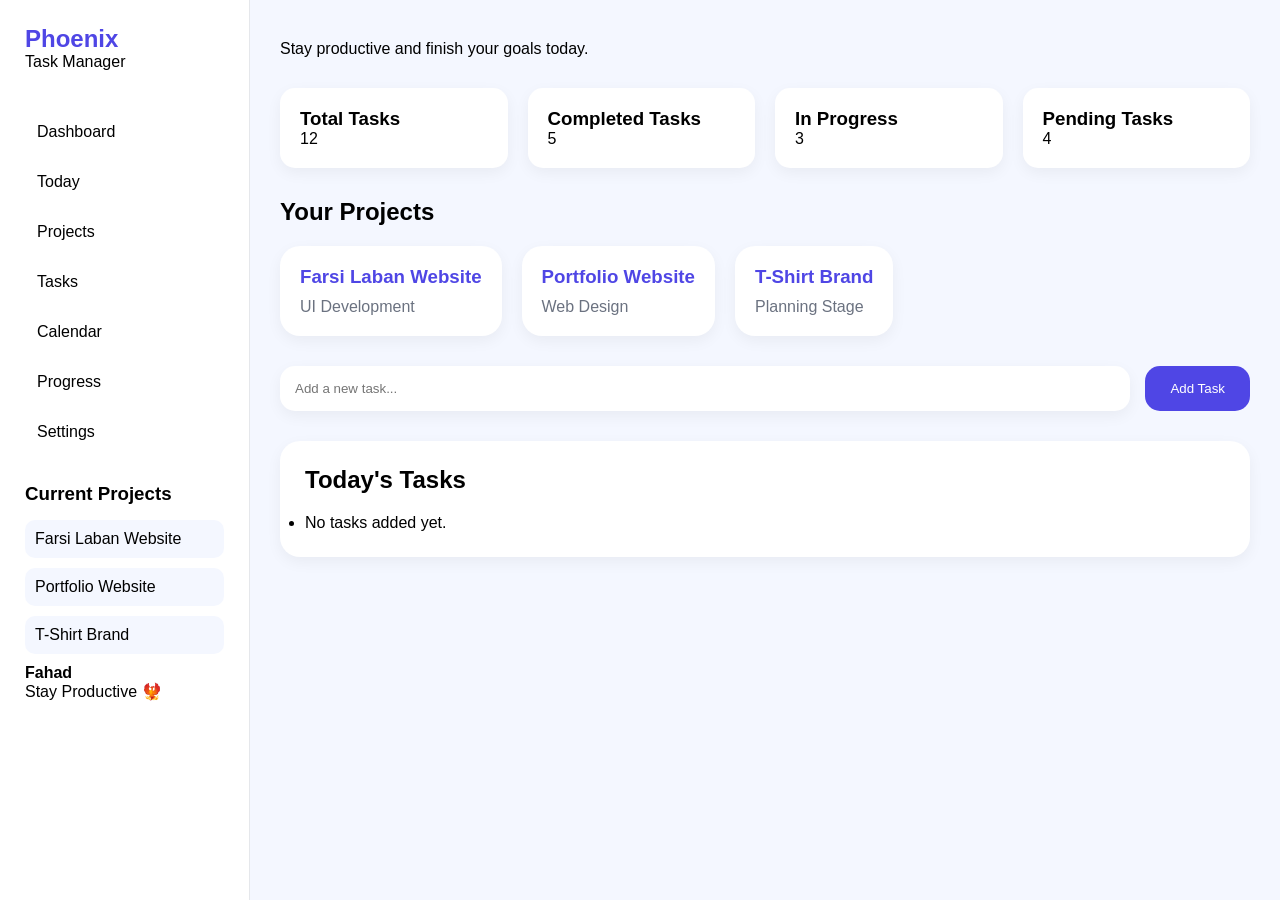
<file: Day01 - Personal Task Manager/index.html>
<!DOCTYPE html>
<html lang="en">
<head>
    <meta charset="UTF-8">
    <meta name="viewport" content="width=device-width, initial-scale=1.0">
    <title>Phoenix Task Manager</title>
    <link rel="stylesheet" href="style.css">
</head>
<body>
    <div class="container">
        <aside>
            <div class="logo">
                <h2>Phoenix</h2>
                <p>Task Manager</p>
            </div>
            <nav>
                <ul>
                    <li>Dashboard</li>
                    <li>Today</li>
                    <li>Projects</li>
                    <li>Tasks</li>
                    <li>Calendar</li>
                    <li>Progress</li>
                    <li>Settings</li>
                </ul>
            </nav>
            <div class="sidebar-projects">
                <h3>Current Projects</h3>

                <ul>
                    <li>Farsi Laban Website</li>
                    <li>Portfolio Website</li>
                    <li>T-Shirt Brand</li>
                </ul>
            </div>
            <div class="profile">
                <h4>Fahad</h4>
                <p>Stay Productive 🐦‍🔥</p>
            </div>
        </aside>
        <main>
            <header>
                <h1 id="greeting"></h1>
                <p>Stay productive and finish your goals today.</p>
            </header>
            <section class="stats">
                <div class="card">
                    <h3>Total Tasks</h3>
                    <p>12</p>
                </div>
                <div class="card">
                    <h3>Completed Tasks</h3>
                    <p>5</p>
                </div>
                <div class="card">
                    <h3>In Progress </h3>
                    <p>3</p>
                </div>
                <div class="card">
                    <h3>Pending Tasks</h3>
                    <p>4</p>
                </div>
            </section>
            <section class="projects">
                <h2>Your Projects</h2>
                <div class="project-container">
                    <div class="project-card">
                        <h3>Farsi Laban Website</h3>
                        <p>UI Development</p>
                    </div>
                    <div class="project-card">
                        <h3>Portfolio Website</h3>
                        <p>Web Design</p>
                    </div>
                    <div class="project-card">
                        <h3>T-Shirt Brand</h3>
                        <p>Planning Stage</p>
                    </div>
                </div>
            </section>
            <section class="task-input">
                <input type="text" id="taskInput" placeholder="Add a new task..." />
                <button id="addTaskBtn">Add Task</button>
            </section>
            <section class="tasks">
                <h2>Today's Tasks</h2>
                <ul id="taskList">
                    <li>No tasks added yet.</li>
                </ul>
            </section>
        </main>
    </div>
</body>
<script src="script.js"></script>
</html>
</file>
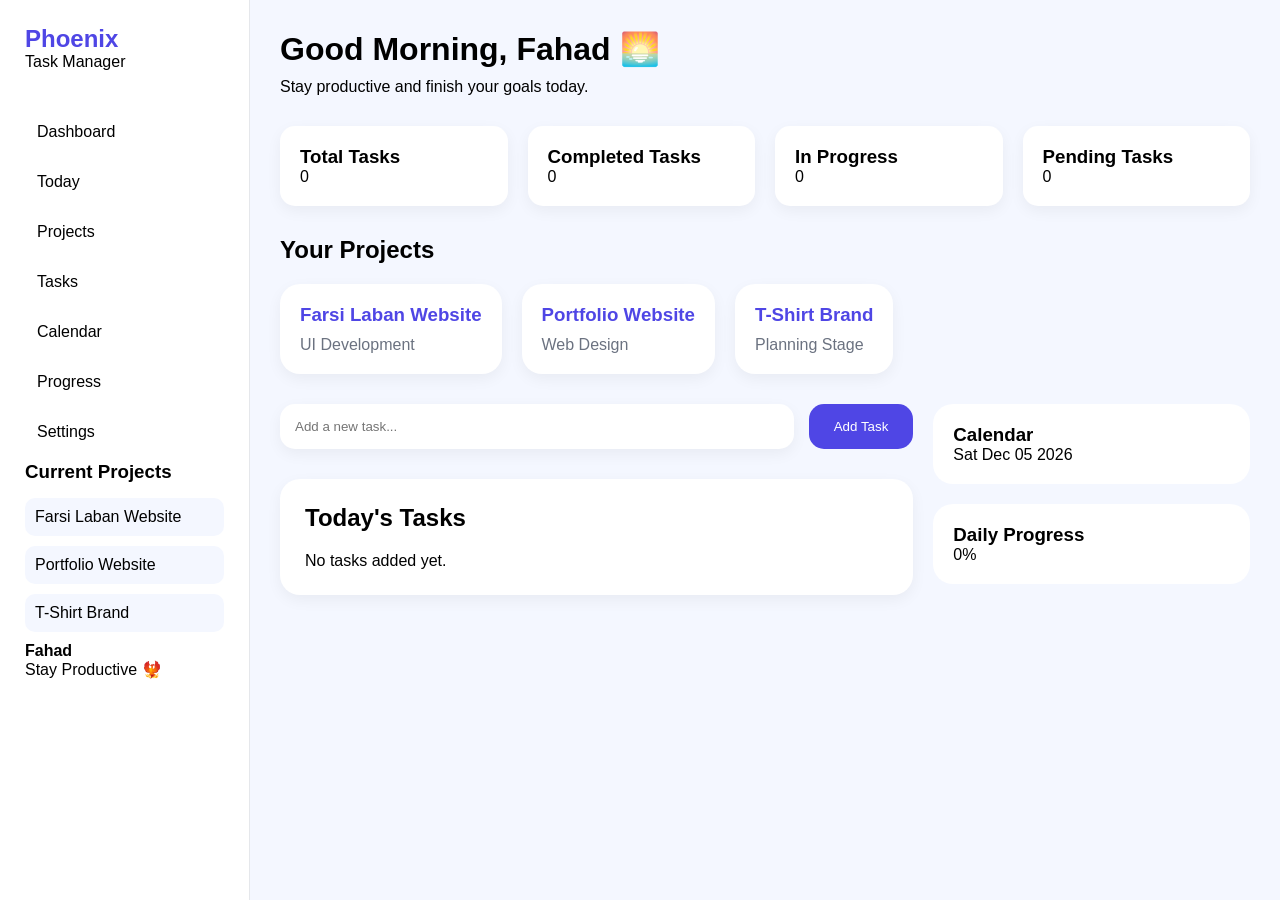
<file: Day02 - Personal Task manager - V2/index.html>
<!DOCTYPE html>
<html lang="en">
<head>
    <meta charset="UTF-8">
    <meta name="viewport" content="width=device-width, initial-scale=1.0">
    <title>Phoenix Task Manager</title>
    <link rel="stylesheet" href="style.css">
</head>
<body>
    <div class="container">
        <aside>
            <div class="logo">
                <h2>Phoenix</h2>
                <p>Task Manager</p>
            </div>
            <nav>
                <ul>
                    <li>Dashboard</li>
                    <li>Today</li>
                    <li>Projects</li>
                    <li>Tasks</li>
                    <li>Calendar</li>
                    <li>Progress</li>
                    <li>Settings</li>
                </ul>
            </nav>
            <div class="sidebar-projects">
                <h3>Current Projects</h3>

                <ul>
                    <li>Farsi Laban Website</li>
                    <li>Portfolio Website</li>
                    <li>T-Shirt Brand</li>
                </ul>
            </div>
            <div class="profile">
                <h4>Fahad</h4>
                <p>Stay Productive 🐦‍🔥</p>
            </div>
        </aside>
        <main>
            <header>
                <h1 id="greeting"></h1>
                <p>Stay productive and finish your goals today.</p>
            </header>
            <section class="stats">
                <div class="card">
                    <h3>Total Tasks</h3>
                    <p id="totalTasks">0</p>
                </div>
                <div class="card">
                    <h3>Completed Tasks</h3>
                    <p id="completedTasks">0</p>
                </div>
                <div class="card">
                    <h3>In Progress </h3>
                    <p id="inProgressTasks">0</p>
                </div>
                <div class="card">
                    <h3>Pending Tasks</h3>
                    <p id="pendingTasks">0</p>
                </div>
            </section>
            <section class="projects">
                <h2>Your Projects</h2>
                <div class="project-container">
                    <div class="project-card">
                        <h3>Farsi Laban Website</h3>
                        <p>UI Development</p>
                    </div>
                    <div class="project-card">
                        <h3>Portfolio Website</h3>
                        <p>Web Design</p>
                    </div>
                    <div class="project-card">
                        <h3>T-Shirt Brand</h3>
                        <p>Planning Stage</p>
                    </div>
                </div>
            </section>
            <section class="bottom-section">
                <div class="tasks-container">
                    <section class="task-input">
                        <input type="text" id="taskInput" placeholder="Add a new task..." />
                        <button id="addTaskBtn">Add Task</button>
                    </section>
                    <section class="tasks">
                        <h2>Today's Tasks</h2>
                        <p id="emptyMessage">No tasks added yet.</p>
                        <ul id="taskList"></ul>
                    </section>
                </div>
                <div class="widgets-container">
                    <div class="widget-card">
                        <h3>Calendar</h3>
                        <p id="todayDate"></p>
                    </div>

                    <div class="widget-card">
                        <h3>Daily Progress</h3>
                        <div class="progress-circle">
                            <span id="progressPercent">0%</span>
                        </div>
                    </div>
                </div>
            </section>
        </main>
    </div>
</body>
<script src="script.js"></script>
</html>
</file>
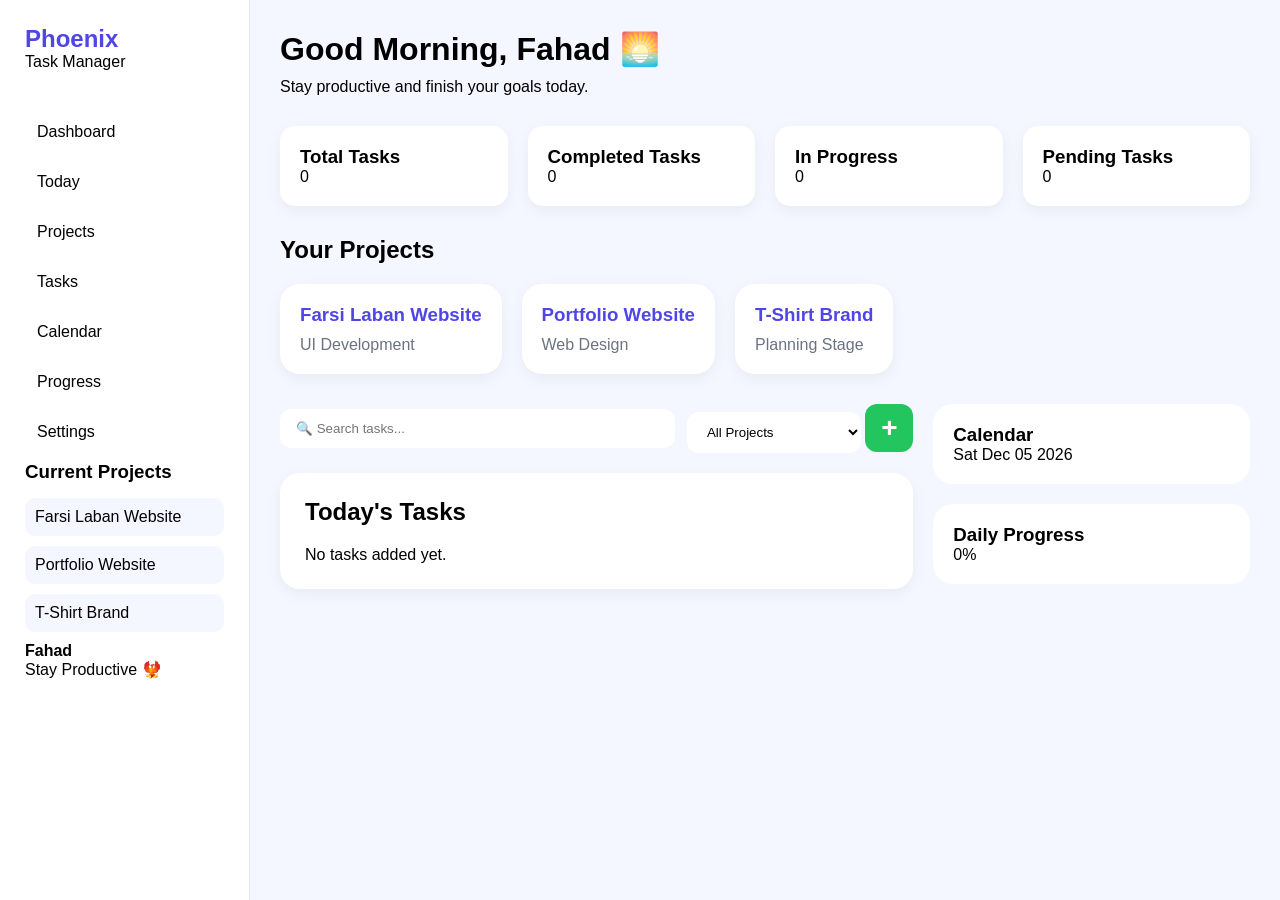
<file: Day03 - Personal Task Manager - V3/index.html>
<!DOCTYPE html>
<html lang="en">
<head>
    <meta charset="UTF-8">
    <meta name="viewport" content="width=device-width, initial-scale=1.0">
    <title>Phoenix Task Manager</title>
    <link rel="stylesheet" href="style.css">
</head>
<body>
    <div class="container">
        <aside>
            <div class="logo">
                <h2>Phoenix</h2>
                <p>Task Manager</p>
            </div>
            <nav>
                <ul>
                    <li>Dashboard</li>
                    <li>Today</li>
                    <li>Projects</li>
                    <li>Tasks</li>
                    <li>Calendar</li>
                    <li>Progress</li>
                    <li>Settings</li>
                </ul>
            </nav>
            <div class="sidebar-projects">
                <h3>Current Projects</h3>

                <ul>
                    <li>Farsi Laban Website</li>
                    <li>Portfolio Website</li>
                    <li>T-Shirt Brand</li>
                </ul>
            </div>
            <div class="profile">
                <h4>Fahad</h4>
                <p>Stay Productive 🐦‍🔥</p>
            </div>
        </aside>
        <main>
            <header>
                <h1 id="greeting"></h1>
                <p>Stay productive and finish your goals today.</p>
            </header>
            <section class="stats">
                <div class="card">
                    <h3>Total Tasks</h3>
                    <p id="totalTasks">0</p>
                </div>
                <div class="card">
                    <h3>Completed Tasks</h3>
                    <p id="completedTasks">0</p>
                </div>
                <div class="card">
                    <h3>In Progress </h3>
                    <p id="inProgressTasks">0</p>
                </div>
                <div class="card">
                    <h3>Pending Tasks</h3>
                    <p id="pendingTasks">0</p>
                </div>
            </section>
            <section class="projects">
                <h2>Your Projects</h2>
                <div class="project-container">
                    <div class="project-card">
                        <h3>Farsi Laban Website</h3>
                        <p>UI Development</p>
                    </div>
                    <div class="project-card">
                        <h3>Portfolio Website</h3>
                        <p>Web Design</p>
                    </div>
                    <div class="project-card">
                        <h3>T-Shirt Brand</h3>
                        <p>Planning Stage</p>
                    </div>
                </div>
            </section>
            <section class="bottom-section">
                <div class="tasks-container">
                    <section class="task-controls">
                        <input type="text" id="searchTask" placeholder="🔍 Search tasks..." />
                        <div class="controls-right">
                            <select id="projectFilter">
                                <option value="all">All Projects</option>
                                <option value="general">General</option>
                                <option value="Farsi Laban Website">Farsi Laban Website</option>
                                <option value="Portfolio Website">Portfolio Website</option>
                                <option value="T-Shirt Brand">T-Shirt Brand</option>
                            </select>
                            <button id="newTaskBtn">+</button>
                        </div>
                    </section>
                    <section class="tasks">
                        <h2>Today's Tasks</h2>
                        <p id="emptyMessage">No tasks added yet.</p>
                        <div id="taskList"></div>
                    </section>
                </div>
                <div class="widgets-container">
                    <div class="widget-card">
                        <h3>Calendar</h3>
                        <p id="todayDate"></p>
                    </div>

                    <div class="widget-card">
                        <h3>Daily Progress</h3>
                        <div class="progress-circle">
                            <span id="progressPercent">0%</span>
                        </div>
                    </div>
                </div>
            </section>
        </main>
    </div>

    <div id="taskModal" class="modal">
    <div class="modal-content">
        <h2>Create Task</h2>

        <input type="text" id="modalTitle" placeholder="Task title">

        <select id="modalProject">
            <option>General</option>
            <option>Farsi Laban</option>
            <option>Portfolio Website</option>
            <option>T-Shirt Brand</option>
        </select>

        <select id="modalCategory">
            <option>Development</option>
            <option>Study</option>
            <option>Work</option>
            <option>Personal</option>
        </select>

        <select id="modalPriority">
            <option>Low</option>
            <option>Medium</option>
            <option>High</option>
        </select>

        <select id="modalStatus">
            <option>Pending</option>
            <option>In Progress</option>
            <option>Completed</option>
            <option>Paused</option>
        </select>

        <input type="date" id="modalDeadline">
        <input type="time" id="modalStartTime">
        <input type="time" id="modalEndTime">

        <textarea id="modalNotes" placeholder="Notes..."></textarea>

        <div class="modal-buttons">
            <button id="closeModalBtn">Cancel</button>
            <button id="createTaskBtn">Create Task</button>
        </div>
    </div>
</div>
</body>
<script src="script.js"></script>
</html>
</file>
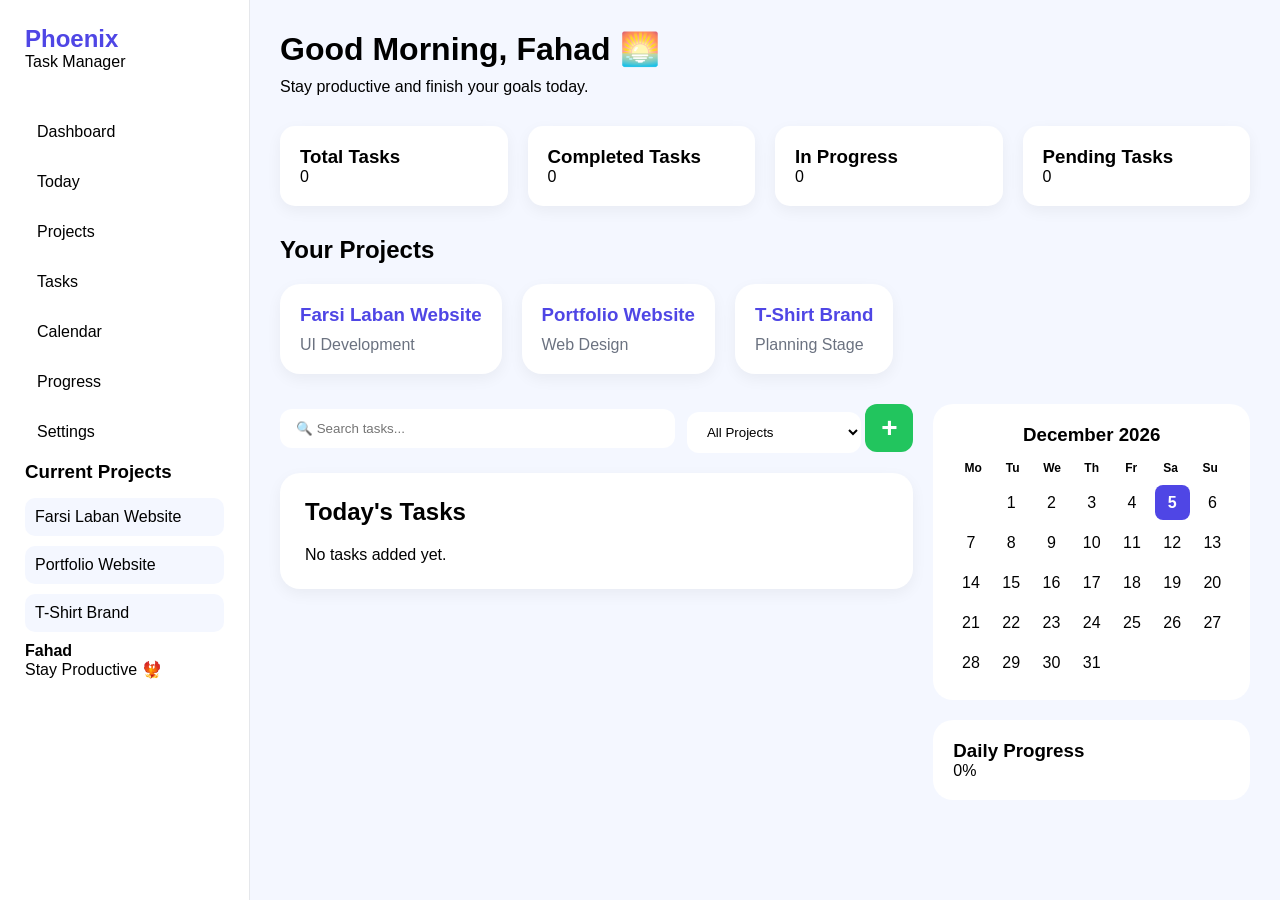
<file: Day04 - Personal Taask Manager - V4/index.html>
<!DOCTYPE html>
<html lang="en">
<head>
    <meta charset="UTF-8">
    <meta name="viewport" content="width=device-width, initial-scale=1.0">
    <title>Phoenix Task Manager</title>
    <link rel="stylesheet" href="style.css">
</head>
<body>
    <div class="container">
        <aside>
            <div class="logo">
                <h2>Phoenix</h2>
                <p>Task Manager</p>
            </div>
            <nav>
                <ul>
                    <li>Dashboard</li>
                    <li>Today</li>
                    <li>Projects</li>
                    <li>Tasks</li>
                    <li>Calendar</li>
                    <li>Progress</li>
                    <li>Settings</li>
                </ul>
            </nav>
            <div class="sidebar-projects">
                <h3>Current Projects</h3>

                <ul>
                    <li>Farsi Laban Website</li>
                    <li>Portfolio Website</li>
                    <li>T-Shirt Brand</li>
                </ul>
            </div>
            <div class="profile">
                <h4>Fahad</h4>
                <p>Stay Productive 🐦‍🔥</p>
            </div>
        </aside>
        <main>
            <header>
                <h1 id="greeting"></h1>
                <p>Stay productive and finish your goals today.</p>
            </header>
            <section class="stats">
                <div class="card">
                    <h3>Total Tasks</h3>
                    <p id="totalTasks">0</p>
                </div>
                <div class="card">
                    <h3>Completed Tasks</h3>
                    <p id="completedTasks">0</p>
                </div>
                <div class="card">
                    <h3>In Progress </h3>
                    <p id="inProgressTasks">0</p>
                </div>
                <div class="card">
                    <h3>Pending Tasks</h3>
                    <p id="pendingTasks">0</p>
                </div>
            </section>
            <section class="projects">
                <h2>Your Projects</h2>
                <div class="project-container">
                    <div class="project-card">
                        <h3>Farsi Laban Website</h3>
                        <p>UI Development</p>
                    </div>
                    <div class="project-card">
                        <h3>Portfolio Website</h3>
                        <p>Web Design</p>
                    </div>
                    <div class="project-card">
                        <h3>T-Shirt Brand</h3>
                        <p>Planning Stage</p>
                    </div>
                </div>
            </section>
            <section class="bottom-section">
                <div class="tasks-container">
                    <section class="task-controls">
                        <input type="text" id="searchTask" placeholder="🔍 Search tasks..." />
                        <div class="controls-right">
                            <select id="projectFilter">
                                <option value="all">All Projects</option>
                                <option value="general">General</option>
                                <option value="Farsi Laban Website">Farsi Laban Website</option>
                                <option value="Portfolio Website">Portfolio Website</option>
                                <option value="T-Shirt Brand">T-Shirt Brand</option>
                            </select>
                            <button id="newTaskBtn">+</button>
                        </div>
                    </section>
                    <section class="tasks">
                        <h2>Today's Tasks</h2>
                        <p id="emptyMessage">No tasks added yet.</p>
                        <div id="taskList"></div>
                    </section>
                </div>
                <div class="widgets-container">
                    <div class="widget-card">
                        <div class="calendar-header">
                            <h3 id="monthYear"></h3>
                        </div>
                        <div class="weekdays">
                            <div>Mo</div>
                                <div>Tu</div>
                                <div>We</div>
                                <div>Th</div>
                                <div>Fr</div>
                                <div>Sa</div>
                                <div>Su</div>
                            </div>
                        <div id="calendarGrid" class="calendar-grid"></div>
                    </div>
                    <div class="widget-card">
                        <h3>Daily Progress</h3>
                        <div class="progress-circle">
                            <span id="progressPercent">0%</span>
                        </div>
                    </div>
                </div>
            </section>
        </main>
    </div>

    <div id="taskModal" class="modal">
    <div class="modal-content">
        <h2>Create Task</h2>

        <input type="text" id="modalTitle" placeholder="Task title">

        <select id="modalProject">
            <option>General</option>
            <option>Farsi Laban</option>
            <option>Portfolio Website</option>
            <option>T-Shirt Brand</option>
        </select>

        <select id="modalCategory">
            <option>Development</option>
            <option>Study</option>
            <option>Work</option>
            <option>Personal</option>
        </select>

        <select id="modalPriority">
            <option>Low</option>
            <option>Medium</option>
            <option>High</option>
        </select>

        <select id="modalStatus">
            <option>Pending</option>
            <option>In Progress</option>
            <option>Completed</option>
            <option>Paused</option>
        </select>

        <input type="date" id="modalDeadline">
        <input type="time" id="modalStartTime">
        <input type="time" id="modalEndTime">

        <textarea id="modalNotes" placeholder="Notes..."></textarea>

        <div class="modal-buttons">
            <button id="closeModalBtn">Cancel</button>
            <button id="createTaskBtn">Create Task</button>
        </div>
    </div>
</div>
</body>
<script src="script.js"></script>
</html>
</file>
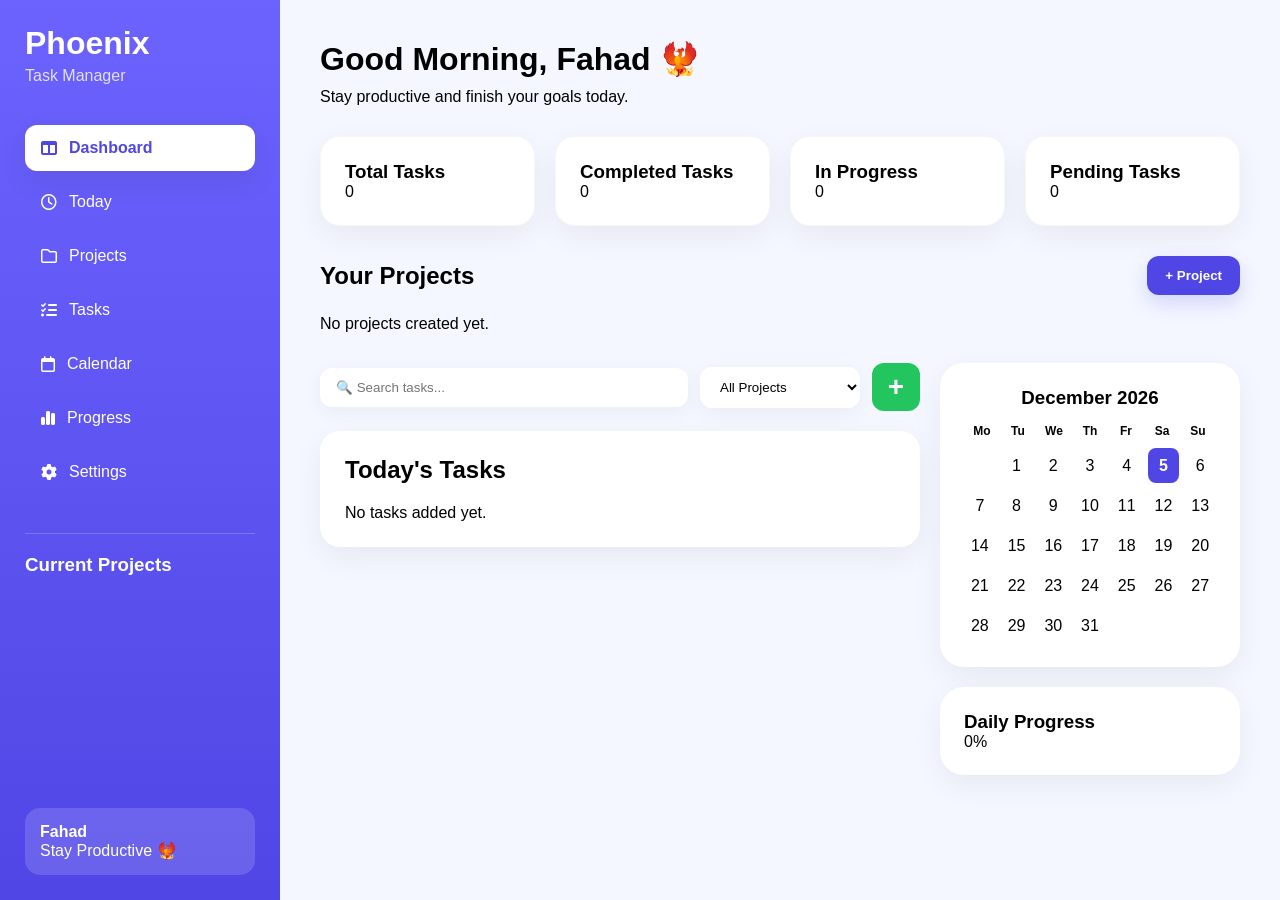
<file: Day05 - Personal Taask Manager - V5/index.html>
<!DOCTYPE html>
<html lang="en">
<head>
    <meta charset="UTF-8">
    <meta name="viewport" content="width=device-width, initial-scale=1.0">
    <title>Phoenix Task Manager</title>
    <link rel="stylesheet" href="style.css">
    <link rel="stylesheet" href="https://cdnjs.cloudflare.com/ajax/libs/font-awesome/6.5.2/css/all.min.css">
</head>
<body>
    <div class="container">
        <aside>
            <div class="logo">
                <h2>Phoenix</h2>
                <p>Task Manager</p>
            </div>

            <nav>
                <ul>
                    <li class="active"><i class="fa-solid fa-table-columns"></i>Dashboard</li>
                    <li><i class="fa-regular fa-clock"></i>Today</li>
                    <li><i class="fa-regular fa-folder"></i>Projects</li>
                    <li><i class="fa-solid fa-list-check"></i>Tasks</li>
                    <li><i class="fa-regular fa-calendar"></i>Calendar</li>
                    <li><i class="fa-solid fa-chart-simple"></i>Progress</li>
                    <li><i class="fa-solid fa-gear"></i>Settings</li>
                </ul>
            </nav>

            <div class="sidebar-projects">
                <h3>Current Projects</h3>
                <ul id="sidebarProjectsList"></ul>
            </div>

            <div class="profile">
                <h4>Fahad</h4>
                <p>Stay Productive 🐦‍🔥</p>
            </div>
        </aside>

        <main>
            <header>
                <h1 id="greeting"></h1>
                <p>Stay productive and finish your goals today.</p>
            </header>

            <section class="stats">
                <div class="card"><h3>Total Tasks</h3><p id="totalTasks">0</p></div>
                <div class="card"><h3>Completed Tasks</h3><p id="completedTasks">0</p></div>
                <div class="card"><h3>In Progress</h3><p id="inProgressTasks">0</p></div>
                <div class="card"><h3>Pending Tasks</h3><p id="pendingTasks">0</p></div>
            </section>

            <section class="projects">
                <div class="projects-header">
                    <h2>Your Projects</h2>
                    <button id="newProjectBtn">+ Project</button>
                </div>
                <div class="project-container" id="projectContainer"></div>
            </section>

            <section class="bottom-section">
                <div class="tasks-container">
                    <section class="task-controls">
                        <input type="text" id="searchTask" placeholder="🔍 Search tasks...">
                        <select id="projectFilter">
                            <option value="all">All Projects</option>
                        </select>
                        <button id="newTaskBtn">+</button>
                    </section>

                    <section class="tasks">
                        <h2>Today's Tasks</h2>
                        <p id="emptyMessage">No tasks added yet.</p>
                        <div id="taskList"></div>
                    </section>
                </div>

                <div class="widgets-container">
                    <div class="widget-card">
                        <div class="calendar-header">
                            <h3 id="monthYear"></h3>
                        </div>

                        <div class="weekdays">
                            <div>Mo</div><div>Tu</div><div>We</div><div>Th</div><div>Fr</div><div>Sa</div><div>Su</div>
                        </div>

                        <div id="calendarGrid" class="calendar-grid"></div>
                    </div>

                    <div class="widget-card">
                        <h3>Daily Progress</h3>
                        <div class="progress-circle">
                            <span id="progressPercent">0%</span>
                        </div>
                    </div>
                </div>
            </section>
        </main>
    </div>

    <div id="taskModal" class="modal">
        <div class="modal-content">
            <h2>Create Task</h2>

            <input type="text" id="modalTitle" placeholder="Task Title">

            <select id="modalProject">
                <option value="General">General</option>
            </select>

            <select id="modalCategory">
                <option>Development</option>
                <option>Study</option>
                <option>Work</option>
                <option>Personal</option>
            </select>

            <select id="modalPriority">
                <option>Low</option>
                <option>Medium</option>
                <option>High</option>
            </select>

            <select id="modalStatus">
                <option>Pending</option>
                <option>In Progress</option>
                <option>Completed</option>
                <option>Paused</option>
            </select>

            <input type="date" id="modalDeadline">
            <input type="time" id="modalStartTime">
            <input type="time" id="modalEndTime">

            <textarea id="modalNotes" placeholder="Notes..."></textarea>

            <div class="modal-buttons">
                <button id="closeModalBtn">Cancel</button>
                <button id="createTaskBtn">Create Task</button>
            </div>
        </div>
    </div>

    <div id="projectModal" class="modal">
        <div class="modal-content">
            <h2>Create Project</h2>
            <input type="text" id="projectName" placeholder="Project Name">
            <textarea id="projectDescription" placeholder="Project Description..."></textarea>

            <div class="modal-buttons">
                <button id="closeProjectModal">Cancel</button>
                <button id="createProjectBtn">Create Project</button>
            </div>
        </div>
    </div>

    <script src="script.js"></script>
</body>
</html>
</file>
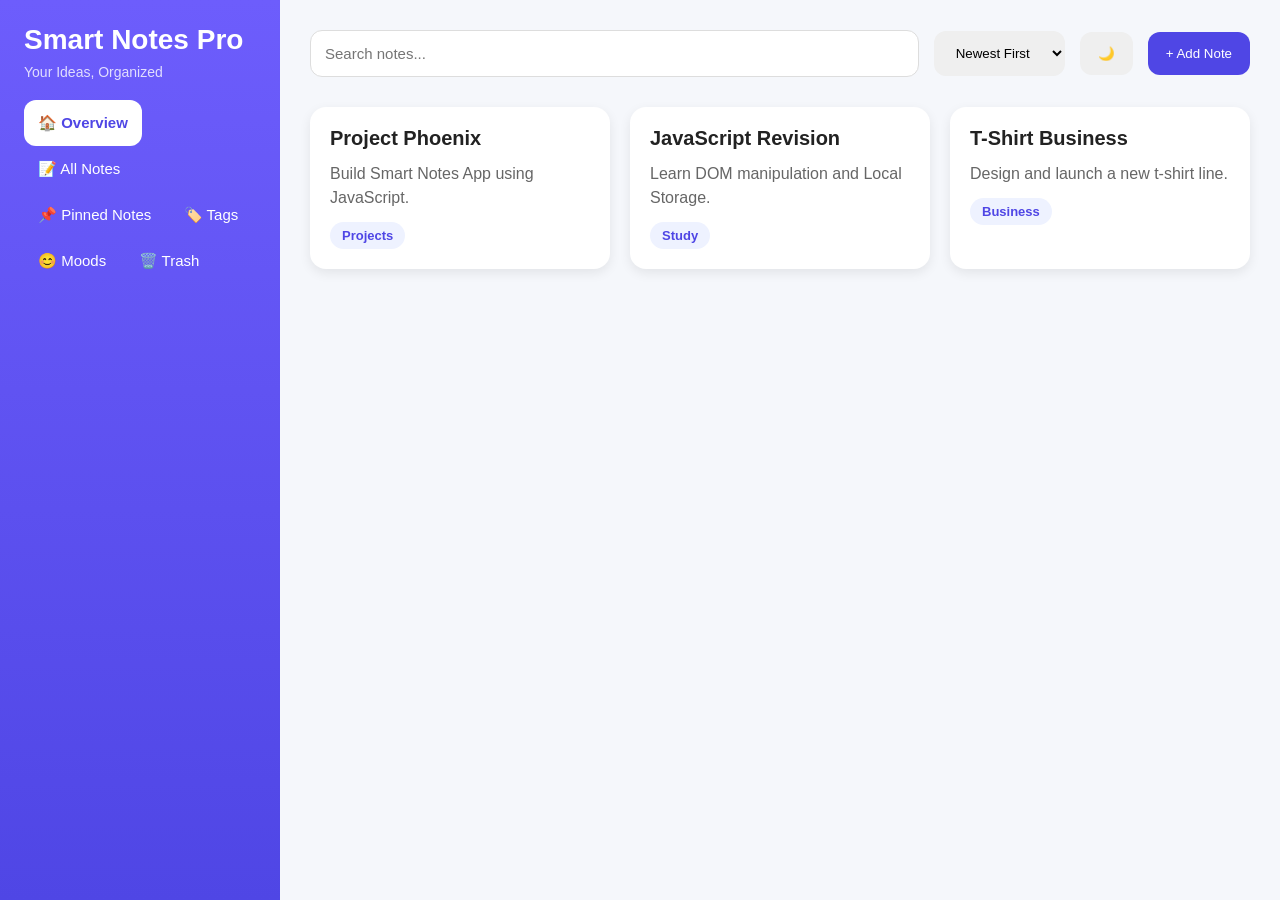
<file: Day06 - Smart Notes Pro - V1/index.html>
<!DOCTYPE html>
<html lang="en">
<head>
    <meta charset="UTF-8">
    <meta name="viewport" content="width=device-width, initial-scale=1.0">
    <title>Smart Notes Pro</title>
    <link rel="stylesheet" href="style.css">
</head>
<body>
    <aside class="sidebar">
        <div class="logo">
            <h1>Smart Notes Pro</h1>
            <p>Your Ideas, Organized</p>
        </div>

        <nav class="nav-links">
            <ul>
                <button class="nav-btn active">🏠 Overview</button>
                <button class="nav-btn">📝 All Notes</button>
                <button class="nav-btn">📌 Pinned Notes</button>
                <button class="nav-btn">🏷️ Tags</button>
                <button class="nav-btn">😊 Moods</button>
                <button class="nav-btn">🗑️ Trash</button>
            </ul>
        </nav>
    </aside>

    <main class="main-content">
        <header class="top-bar">
            <input type="text" id="searchInput" placeholder="Search notes...">

            <select id="sortSelect">
                <option value="newest">Newest First</option>
                <option value="oldest">Oldest First</option>
            </select>

            <button id="themeBtn">🌙</button>
            <button id="addNoteBtn"> + Add Note </button>
        </header>

        <section class="notes-container">
            <div id="notesGrid">

            </div>
        </section>

    </main>

    <div class="modal hidden">
        <div class="modal-content">
            <h2>New Note</h2>
            <input type="text" id="noteTitle" placeholder="Title">
            <textarea id="noteContent" placeholder="Your note..."></textarea>

            <select id="noteCategory">
                <option>Projects</option>
                <option>Study</option>
                <option>Personal</option>
                <option>Ideas</option>
            </select>

            <button id="saveNoteBtn">Save Note</button>
        </div>
    </div>

    <script src="script.js"></script>
</body>
</html>
</file>
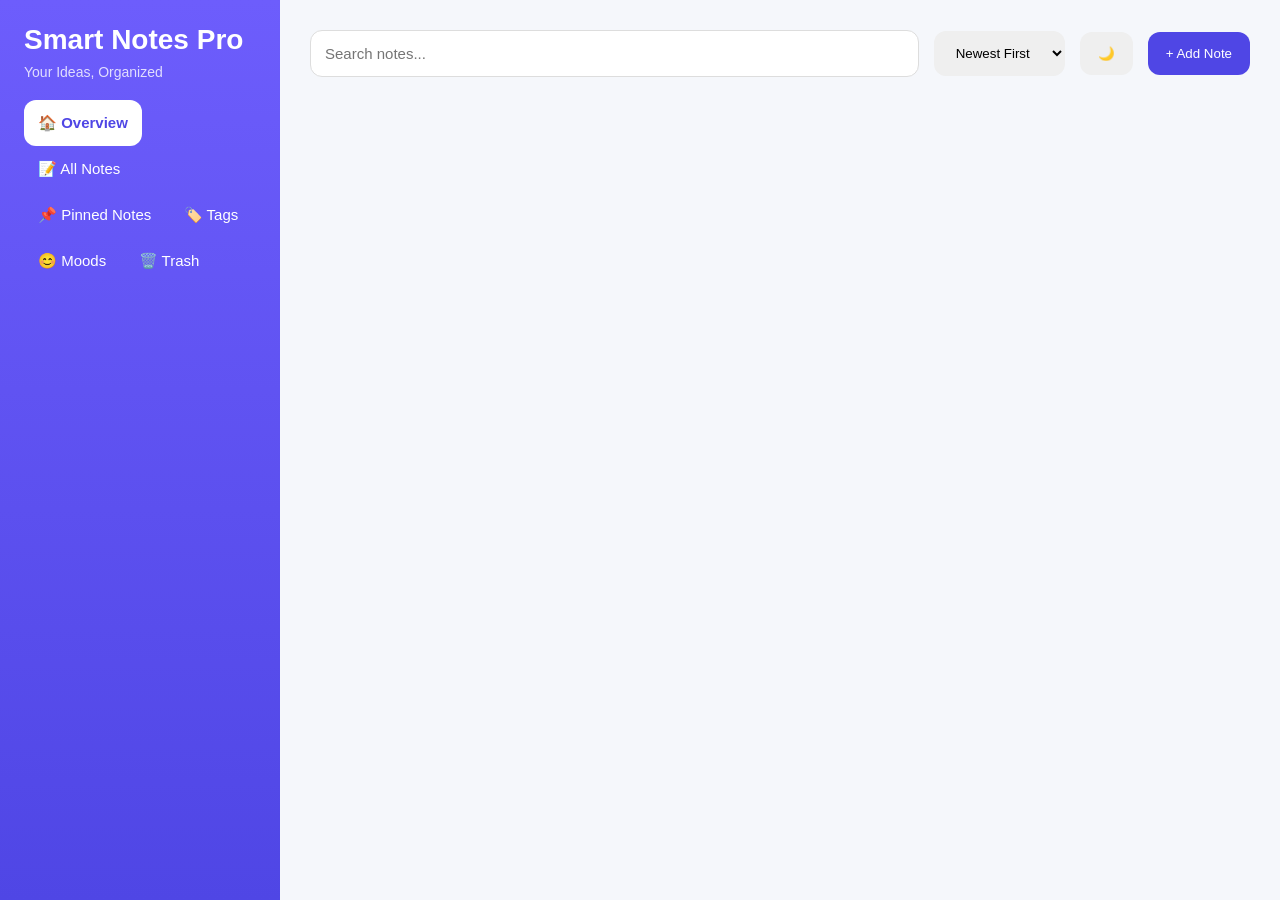
<file: Day07 - Smart Notes Pro - V2/index.html>
<!DOCTYPE html>
<html lang="en">
<head>
    <meta charset="UTF-8">
    <meta name="viewport" content="width=device-width, initial-scale=1.0">
    <title>Smart Notes Pro</title>
    <link rel="stylesheet" href="style.css">
</head>
<body>
    <aside class="sidebar">
        <div class="logo">
            <h1>Smart Notes Pro</h1>
            <p>Your Ideas, Organized</p>
        </div>

        <nav class="nav-links">
            <ul>
                <button class="nav-btn active">🏠 Overview</button>
                <button class="nav-btn">📝 All Notes</button>
                <button class="nav-btn">📌 Pinned Notes</button>
                <button class="nav-btn">🏷️ Tags</button>
                <button class="nav-btn">😊 Moods</button>
                <button class="nav-btn">🗑️ Trash</button>
            </ul>
        </nav>
    </aside>

    <main class="main-content">
        <header class="top-bar">
            <input type="text" id="searchInput" placeholder="Search notes...">

            <select id="sortSelect">
                <option value="newest">Newest First</option>
                <option value="oldest">Oldest First</option>
            </select>

            <button id="themeBtn">🌙</button>
            <button id="addNoteBtn"> + Add Note </button>
        </header>

        <section class="notes-container">
            <div id="notesGrid">

            </div>
        </section>

    </main>

    <div class="modal hidden" id="noteModal">
        <div class="modal-content">
            <h2>New Note</h2>
            <button id="closeModalBtn">✕</button>
            <input type="text" id="noteTitle" placeholder="Title">
            <textarea id="noteContent" placeholder="Your note..."></textarea>

            <select id="noteCategory">
                <option>Projects</option>
                <option>Study</option>
                <option>Personal</option>
                <option>Ideas</option>
            </select>

            <button id="saveNoteBtn">Save Note</button>
        </div>
    </div>

    <script src="script.js"></script>
</body>
</html>
</file>
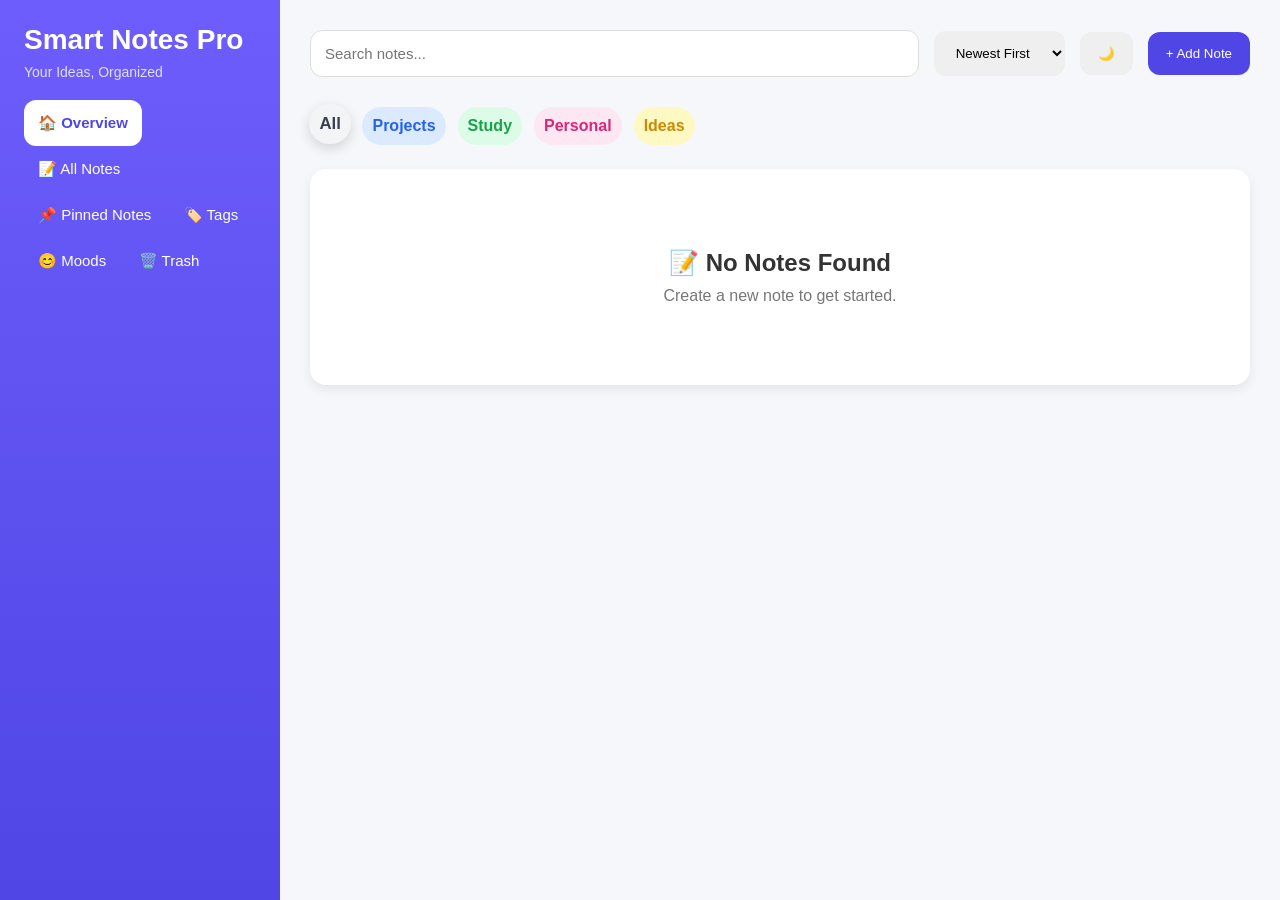
<file: Day08 - Smart Notes Pro - V3/index.html>
<!DOCTYPE html>
<html lang="en">
<head>
    <meta charset="UTF-8">
    <meta name="viewport" content="width=device-width, initial-scale=1.0">
    <title>Smart Notes Pro</title>
    <link rel="stylesheet" href="style.css">
</head>
<body>
    <aside class="sidebar">
        <div class="logo">
            <h1>Smart Notes Pro</h1>
            <p>Your Ideas, Organized</p>
        </div>

        <nav class="nav-links">
            <ul>
                <button class="nav-btn active">🏠 Overview</button>
                <button class="nav-btn">📝 All Notes</button>
                <button class="nav-btn">📌 Pinned Notes</button>
                <button class="nav-btn">🏷️ Tags</button>
                <button class="nav-btn">😊 Moods</button>
                <button class="nav-btn">🗑️ Trash</button>
            </ul>
        </nav>
    </aside>

    <main class="main-content">
        <header class="top-bar">
            <input type="text" id="searchInput" placeholder="Search notes...">

            <select id="sortSelect">
                <option value="newest">Newest First</option>
                <option value="oldest">Oldest First</option>
            </select>

            <button id="themeBtn">🌙</button>
            <button id="addNoteBtn"> + Add Note </button>
        </header>

        <section class="filter-bar">
            <button class="filter-btn all active" data-category="All">All</button>
            <button class="filter-btn projects" data-category="Projects">Projects</button>
            <button class="filter-btn study" data-category="Study">Study</button>
            <button class="filter-btn personal" data-category="Personal">Personal</button>
            <button class="filter-btn ideas" data-category="Ideas">Ideas</button>
        </section>

        <section class="notes-container">
            <div id="notesGrid">

            </div>
        </section>

    </main>

    <div class="modal hidden" id="noteModal">
        <div class="modal-content">
            <h2 id="modalTitle">New Note</h2>
            <button id="closeModalBtn">✕</button>
            <input type="text" id="noteTitle" placeholder="Title">
            <textarea id="noteContent" placeholder="Your note..."></textarea>

            <select id="noteCategory">
                <option>Projects</option>
                <option>Study</option>
                <option>Personal</option>
                <option>Ideas</option>
            </select>

            <button id="saveNoteBtn">Save Note</button>
        </div>
    </div>

    <script src="script.js"></script>
</body>
</html>
</file>
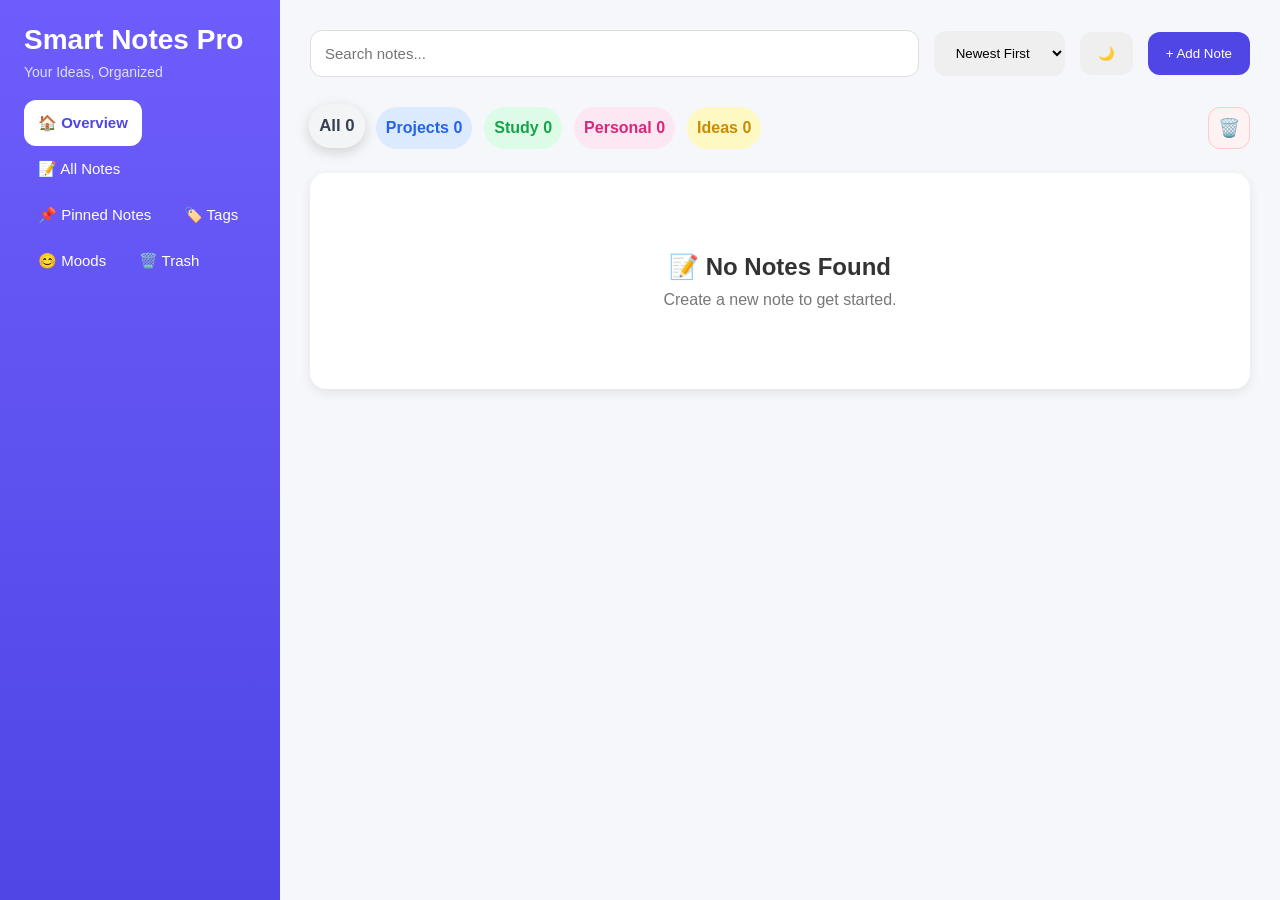
<file: Day09 - Smart Notes Pro - V4/index.html>
<!DOCTYPE html>
<html lang="en">
<head>
    <meta charset="UTF-8">
    <meta name="viewport" content="width=device-width, initial-scale=1.0">
    <title>Smart Notes Pro</title>
    <link rel="stylesheet" href="style.css">
</head>
<body>
    <aside class="sidebar">
        <div class="logo">
            <h1>Smart Notes Pro</h1>
            <p>Your Ideas, Organized</p>
        </div>

        <nav class="nav-links">
            <ul>
                <button class="nav-btn active">🏠 Overview</button>
                <button class="nav-btn">📝 All Notes</button>
                <button class="nav-btn">📌 Pinned Notes</button>
                <button class="nav-btn">🏷️ Tags</button>
                <button class="nav-btn">😊 Moods</button>
                <button class="nav-btn">🗑️ Trash</button>
            </ul>
        </nav>
    </aside>

    <main class="main-content">
        <header class="top-bar">
            <input type="text" id="searchInput" placeholder="Search notes...">

            <select id="sortSelect">
                <option value="newest">Newest First</option>
                <option value="oldest">Oldest First</option>
            </select>

            <button id="themeBtn">🌙</button>
            <button id="addNoteBtn"> + Add Note </button>
        </header>

        <section class="filter-bar">
            <button class="filter-btn all active" data-category="All">All <span id="allCount">0</span></button>
            <button class="filter-btn projects" data-category="Projects">Projects <span id="projectsCount">0</span></button>
            <button class="filter-btn study" data-category="Study">Study <span id="studyCount">0</span></button>
            <button class="filter-btn personal" data-category="Personal">Personal <span id="personalCount">0</span></button>
            <button class="filter-btn ideas" data-category="Ideas">Ideas <span id="ideasCount">0</span></button>
            <button id="trashBtn" class="trash-btn">🗑️</button>
        </section>

        <section class="notes-container">
            <div id="notesGrid">

            </div>
        </section>

    </main>

    <div class="modal hidden" id="noteModal">
        <div class="modal-content">
            <h2 id="modalTitle">New Note</h2>
            <button id="closeModalBtn">✕</button>
            <input type="text" id="noteTitle" placeholder="Title">
            <textarea id="noteContent" placeholder="Your note..."></textarea>

            <select id="noteCategory">
                <option>Projects</option>
                <option>Study</option>
                <option>Personal</option>
                <option>Ideas</option>
            </select>

            <button id="saveNoteBtn">Save Note</button>
        </div>
    </div>

    <script src="script.js"></script>
</body>
</html>
</file>
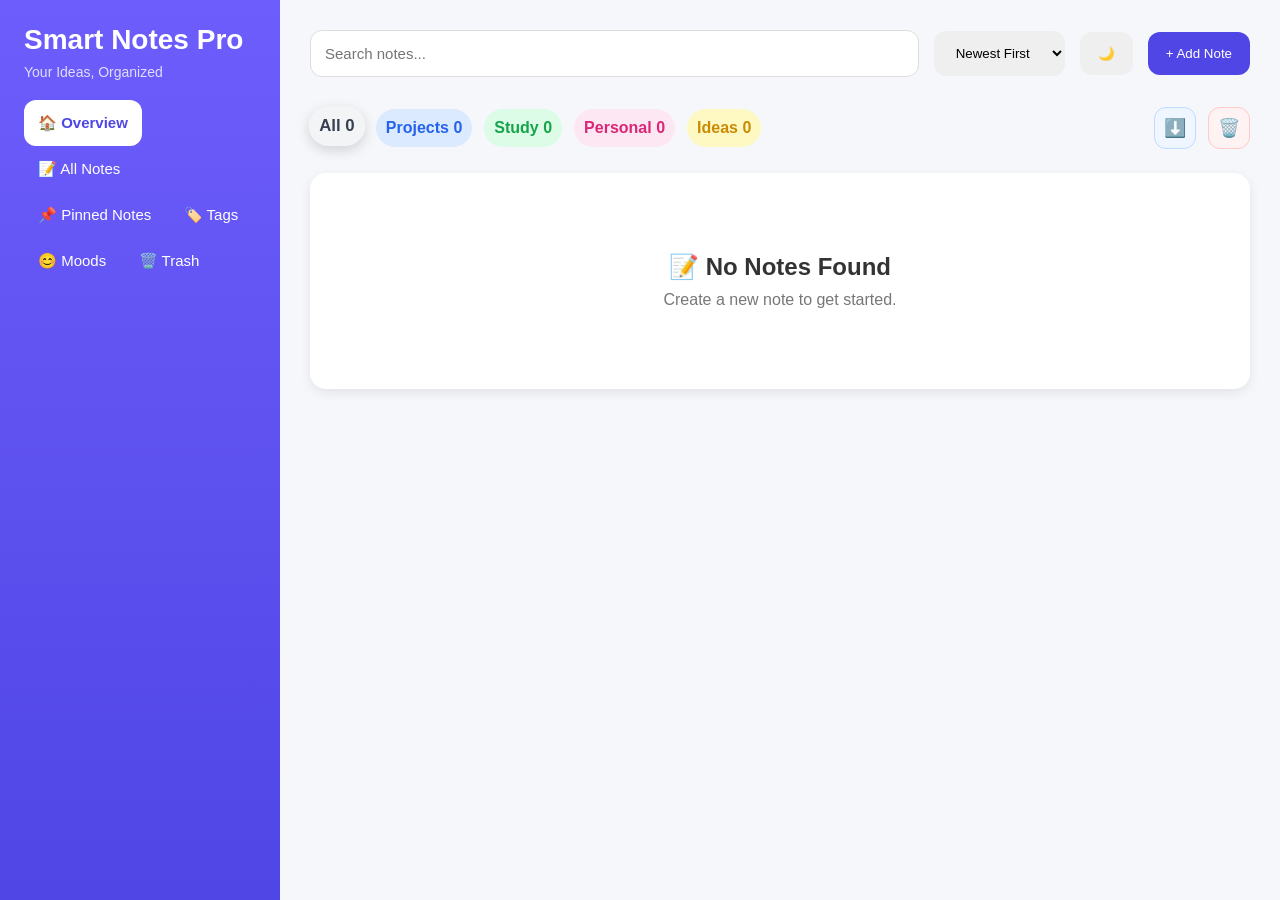
<file: Day10 - Smart Notes Pro - V5/index.html>
<!DOCTYPE html>
<html lang="en">
<head>
    <meta charset="UTF-8">
    <meta name="viewport" content="width=device-width, initial-scale=1.0">
    <title>Smart Notes Pro</title>
    <link rel="stylesheet" href="style.css">
</head>
<body>
    <aside class="sidebar">
        <div class="logo">
            <h1>Smart Notes Pro</h1>
            <p>Your Ideas, Organized</p>
        </div>

        <nav class="nav-links">
            <ul>
                <button class="nav-btn active">🏠 Overview</button>
                <button class="nav-btn">📝 All Notes</button>
                <button class="nav-btn">📌 Pinned Notes</button>
                <button class="nav-btn">🏷️ Tags</button>
                <button class="nav-btn">😊 Moods</button>
                <button class="nav-btn">🗑️ Trash</button>
            </ul>
        </nav>
    </aside>

    <main class="main-content">
        <header class="top-bar">
            <input type="text" id="searchInput" placeholder="Search notes...">

            <select id="sortSelect">
                <option value="newest">Newest First</option>
                <option value="oldest">Oldest First</option>
            </select>

            <button id="themeBtn">🌙</button>
            <button id="addNoteBtn"> + Add Note </button>
        </header>

        <section class="filter-bar">
            <button class="filter-btn all active" data-category="All">All <span id="allCount">0</span></button>
            <button class="filter-btn projects" data-category="Projects">Projects <span id="projectsCount">0</span></button>
            <button class="filter-btn study" data-category="Study">Study <span id="studyCount">0</span></button>
            <button class="filter-btn personal" data-category="Personal">Personal <span id="personalCount">0</span></button>
            <button class="filter-btn ideas" data-category="Ideas">Ideas <span id="ideasCount">0</span></button>
            <button id="downloadBtn" class="download-btn">⬇️</button>
            <button id="trashBtn" class="trash-btn">🗑️</button>
        </section>

        <section class="notes-container">
            <div id="notesGrid">

            </div>
        </section>
    </main>

    <div class="modal hidden" id="noteModal">
        <div class="modal-content">
            <h2 id="modalTitle">New Note</h2>
            <button id="closeModalBtn">✕</button>
            <input type="text" id="noteTitle" placeholder="Title">
            <textarea id="noteContent" placeholder="Your note..."></textarea>
            <input type="file" id="noteImage" accept="image/*">

            <select id="noteCategory">
                <option>Projects</option>
                <option>Study</option>
                <option>Personal</option>
                <option>Ideas</option>
            </select>

            <button id="saveNoteBtn">Save Note</button>
        </div>
    </div>
    <div id="downloadModal" class="modal hidden">
    <div class="modal-content">
        <button id="closeDownloadModalBtn">✖</button>
        <h2>Download Notes</h2>
        <p>Select the format:</p>
        <button id="downloadTxtBtn" class="download-option">
            📄 Download as TXT
        </button>
        <button id="downloadJsonBtn" class="download-option">
            📦 Download as JSON
        </button>
    </div>
</div>

    <script src="script.js"></script>
</body>
</html>
</file>
<file: Day01 - Personal Task Manager/style.css>
*{
    margin: 0;
    padding: 0;
    box-sizing: border-box;
}

body{
    font-family: 'Poppins',sans-serif;
    background: #f4f7ff;
}

.container{
    display:flex;
    min-height: 100vh;
}

aside{
    width: 250px;
    background: white;
    padding: 25px;
    border-right: 1px solid #e5e7eb;
}

.logo{
    margin-bottom: 40px;
}
.logo h2{
    color: #4f46e5;
}
nav ul{
    list-style: none;
}
nav li{
    padding: 12px;
    margin-bottom: 8px;
    border-radius: 10px;
    cursor: pointer;
}
nav li:hover{
    background: #eef2ff;
    color: #4f46e5;
}

.sidebar-projects{
    margin-top: 30px;
}
.sidebar-projects h3{
    margin-bottom: 15px;
}
.sidebar-projects li{
    list-style: none;
    padding: 10px;
    margin-bottom: 10px;
    background:#f4f7ff;
    border-radius: 10px;
}
main{
    flex: 1;
    padding: 30px;
}

header{
    margin-bottom: 30px;
}
header h1{
    margin-bottom: 10px;
}

.stats{
    display: flex;
    gap: 20px;
    margin-bottom: 30px;
}
.card{
    flex: 1;
    background: white;
    padding: 20px;
    border-radius: 15px;

    box-shadow: 0 5px 15px rgba(0,0,0,0.05);
}

.projects{
    margin-bottom: 30px;
}
.projects h2{
    margin-bottom: 20px;
}

.project-container{
    display: flex;
    grid-template-columns: repeat(2,1fr);
    gap: 20px;
}
.project-card{
    background: white;
    padding: 20px;
    border-radius: 20px;
    box-shadow: 0 5px 15px rgba(0,0,0,0.05);
    transition: 0.3s;
}
.project-card:hover{
    transform: translateY(-5px);
}
.project-card h3{
    margin-bottom: 10px;
    color: #4f46e5;
}
.project-card p{
    color: #6b7280;
}

.task-input{
    display: flex;
    gap: 15px;
    margin-bottom: 30px;
}
#taskInput{
    flex: 1;
    padding: 15px;
    border: none;
    border-radius: 15px;
    background: white;
    box-shadow: 0 5px 15px rgba(0,0,0,0.05);
    outline: none;
}
#addTaskBtn{
    padding: 15px 25px;
    border: none;
    border-radius: 15px;
    background: #4f46e5;
    color: white;
    cursor: pointer;
    transition: 0.3s;
}
#addTaskBtn:hover{
    background: #4338ca;
    transform: translateY(-2px);
}

.tasks{
    background:white;
    padding: 25px;
    border-radius: 20px;
    box-shadow: 0 5px 15px rgba(0,0,0,0.05);
}
.tasks h2{
    margin-bottom: 20px;
}
</file>
<file: Day02 - Personal Task manager - V2/style.css>
*{
    margin: 0;
    padding: 0;
    box-sizing: border-box;
}

body{
    font-family: 'Poppins',sans-serif;
    background: #f4f7ff;
}

.container{
    display:flex;
    min-height: 100vh;
}

aside{
    width: 250px;
    background: white;
    padding: 25px;
    border-right: 1px solid #e5e7eb;
}

.logo{
    margin-bottom: 40px;
}
.logo h2{
    color: #4f46e5;
}
nav ul{
    list-style: none;
}
nav li{
    padding: 12px;
    margin-bottom: 8px;
    border-radius: 10px;
    cursor: pointer;
}
nav li:hover{
    background: #eef2ff;
    color: #4f46e5;
}
.sidebar
.sidebar-projects{
    margin-top: 30px;
}
.sidebar-projects h3{
    margin-bottom: 15px;
}
.sidebar-projects li{
    list-style: none;
    padding: 10px;
    margin-bottom: 10px;
    background:#f4f7ff;
    border-radius: 10px;
}
main{
    flex: 1;
    padding: 30px;
}

header{
    margin-bottom: 30px;
}
header h1{
    margin-bottom: 10px;
}

.stats{
    display: flex;
    gap: 20px;
    margin-bottom: 30px;
}
.card{
    flex: 1;
    background: white;
    padding: 20px;
    border-radius: 15px;

    box-shadow: 0 5px 15px rgba(0,0,0,0.05);
}

.projects{
    margin-bottom: 30px;
}
.projects h2{
    margin-bottom: 20px;
}

.project-container{
    display: flex;
    grid-template-columns: repeat(2,1fr);
    gap: 20px;
}
.project-card{
    background: white;
    padding: 20px;
    border-radius: 20px;
    box-shadow: 0 5px 15px rgba(0,0,0,0.05);
    transition: 0.3s;
}
.project-card:hover{
    transform: translateY(-5px);
}
.project-card h3{
    margin-bottom: 10px;
    color: #4f46e5;
}
.project-card p{
    color: #6b7280;
}

.task-input{
    display: flex;
    gap: 15px;
    margin-bottom: 30px;
}
#taskInput{
    flex: 1;
    padding: 15px;
    border: none;
    border-radius: 15px;
    background: white;
    box-shadow: 0 5px 15px rgba(0,0,0,0.05);
    outline: none;
}
#addTaskBtn{
    padding: 15px 25px;
    border: none;
    border-radius: 15px;
    background: #4f46e5;
    color: white;
    cursor: pointer;
    transition: 0.3s;
}
#addTaskBtn:hover{
    background: #4338ca;
    transform: translateY(-2px);
}

.bottom-section{
    display:flex;
    gap:20px;
    margin-top:20px;
}
.tasks-container{
    flex:2;
}
.tasks{
    background:white;
    padding: 25px;
    border-radius: 20px;
    box-shadow: 0 5px 15px rgba(0,0,0,0.05);
}
.tasks h2{
    margin-bottom: 20px;
}

.widgets-container{
    flex:1;
    display:flex;
    flex-direction:column;
    gap:20px;
}
.widget-card{
    background:white;
    padding:20px;
    border-radius:20px;
}
</file>
<file: Day03 - Personal Task Manager - V3/style.css>
*{
    margin: 0;
    padding: 0;
    box-sizing: border-box;
}

body{
    font-family: 'Poppins',sans-serif;
    background: #f4f7ff;
}

.container{
    display:flex;
    min-height: 100vh;
}

aside{
    width: 250px;
    background: white;
    padding: 25px;
    border-right: 1px solid #e5e7eb;
}

.logo{
    margin-bottom: 40px;
}
.logo h2{
    color: #4f46e5;
}
nav ul{
    list-style: none;
}
nav li{
    padding: 12px;
    margin-bottom: 8px;
    border-radius: 10px;
    cursor: pointer;
}
nav li:hover{
    background: #eef2ff;
    color: #4f46e5;
}
.sidebar
.sidebar-projects{
    margin-top: 30px;
}
.sidebar-projects h3{
    margin-bottom: 15px;
}
.sidebar-projects li{
    list-style: none;
    padding: 10px;
    margin-bottom: 10px;
    background:#f4f7ff;
    border-radius: 10px;
}
main{
    flex: 1;
    padding: 30px;
}

header{
    margin-bottom: 30px;
}
header h1{
    margin-bottom: 10px;
}

.stats{
    display: flex;
    gap: 20px;
    margin-bottom: 30px;
}
.card{
    flex: 1;
    background: white;
    padding: 20px;
    border-radius: 15px;

    box-shadow: 0 5px 15px rgba(0,0,0,0.05);
}

.projects{
    margin-bottom: 30px;
}
.projects h2{
    margin-bottom: 20px;
}

.project-container{
    display: flex;
    grid-template-columns: repeat(2,1fr);
    gap: 20px;
}
.project-card{
    background: white;
    padding: 20px;
    border-radius: 20px;
    box-shadow: 0 5px 15px rgba(0,0,0,0.05);
    transition: 0.3s;
}
.project-card:hover{
    transform: translateY(-5px);
}
.project-card h3{
    margin-bottom: 10px;
    color: #4f46e5;
}
.project-card p{
    color: #6b7280;
}

.task-input{
    display: flex;
    gap: 15px;
    margin-bottom: 30px;
}
#taskInput{
    flex: 1;
    padding: 15px;
    border: none;
    border-radius: 15px;
    background: white;
    box-shadow: 0 5px 15px rgba(0,0,0,0.05);
    outline: none;
}
#addTaskBtn{
    padding: 15px 25px;
    border: none;
    border-radius: 15px;
    background: #4f46e5;
    color: white;
    cursor: pointer;
    transition: 0.3s;
}
#addTaskBtn:hover{
    background: #4338ca;
    transform: translateY(-2px);
}

.bottom-section{
    display:flex;
    gap:20px;
    margin-top:20px;
}
.tasks-container{
    flex:2;
}
.tasks{
    background:white;
    padding: 25px;
    border-radius: 20px;
    box-shadow: 0 5px 15px rgba(0,0,0,0.05);
}
.tasks h2{
    margin-bottom: 20px;
}

.widgets-container{
    flex:1;
    display:flex;
    flex-direction:column;
    gap:20px;
}
.widget-card{
    background:white;
    padding:20px;
    border-radius:20px;
}

.modal {
    display: none;
    position: fixed;
    inset: 0;
    background: rgba(0,0,0,0.5);
    justify-content: center;
    align-items: center;
}

.modal-content {
    width: 500px;
    background: white;
    padding: 20px;
    border-radius: 12px;
    display: flex;
    flex-direction: column;
    gap: 12px;
}

.modal-content input,
.modal-content select,
.modal-content textarea {
    padding: 10px;
}

.modal-buttons {
    display: flex;
    justify-content: flex-end;
    gap: 10px;
}

.task-controls {
    display: flex;
    align-items: center;
    gap: 12px;
    margin-bottom: 20px;
}

#searchTask {
    flex: 1;
    padding: 12px 16px;
    border: none;
    border-radius: 12px;
    background: #fff;
}

#projectFilter {
    min-width: 160px;
    padding: 12px 16px;
    border: none;
    border-radius: 12px;
    background: #fff;
    cursor: pointer;
}

#newTaskBtn {
    width: 48px;
    height: 48px;
    border: none;
    border-radius: 12px;
    background: #22c55e;
    color: #fff;
    font-size: 28px;
    font-weight: 600;
    cursor: pointer;
    transition: all 0.3s ease;
}

#newTaskBtn:hover {
    transform: scale(1.05);
    background: #16a34a;
}

.task-row {
    display: flex;
    align-items: center;
    gap: 16px;
    padding: 12px 0;
    border-bottom: 1px solid #e5e7eb;
}

.task-title {
    flex: 1;
    font-weight: 500;
}

.task-category {
    padding: 4px 10px;
    border-radius: 20px;
    background: #eef2ff;
    color: #4f46e5;
    font-size: 12px;
    min-width: 80px;
    text-align: center;
}

.priority-dot {
    width: 12px;
    height: 12px;
    border-radius: 50%;
}

.priority-dot.low {
    background: #22c55e;
}

.priority-dot.medium {
    background: #eab308;
}

.priority-dot.high {
    background: #f97316;
}

.priority-dot.critical {
    background: #ef4444;
}

.task-deadline {
    min-width: 90px;
    font-size: 14px;
    text-align: center;
}

.delete-btn {
    border: none;
    background: transparent;
    cursor: pointer;
    font-size: 16px;
    min-width: 40px;
}
</file>
<file: Day04 - Personal Taask Manager - V4/style.css>
*{
    margin: 0;
    padding: 0;
    box-sizing: border-box;
}

body{
    font-family: 'Poppins',sans-serif;
    background: #f4f7ff;
}

.container{
    display:flex;
    min-height: 100vh;
}

aside{
    width: 250px;
    background: white;
    padding: 25px;
    border-right: 1px solid #e5e7eb;
}

.logo{
    margin-bottom: 40px;
}
.logo h2{
    color: #4f46e5;
}
nav ul{
    list-style: none;
}
nav li{
    padding: 12px;
    margin-bottom: 8px;
    border-radius: 10px;
    cursor: pointer;
}
nav li:hover{
    background: #eef2ff;
    color: #4f46e5;
}
.sidebar
.sidebar-projects{
    margin-top: 30px;
}
.sidebar-projects h3{
    margin-bottom: 15px;
}
.sidebar-projects li{
    list-style: none;
    padding: 10px;
    margin-bottom: 10px;
    background:#f4f7ff;
    border-radius: 10px;
}
main{
    flex: 1;
    padding: 30px;
}

header{
    margin-bottom: 30px;
}
header h1{
    margin-bottom: 10px;
}

.stats{
    display: flex;
    gap: 20px;
    margin-bottom: 30px;
}
.card{
    flex: 1;
    background: white;
    padding: 20px;
    border-radius: 15px;

    box-shadow: 0 5px 15px rgba(0,0,0,0.05);
}

.projects{
    margin-bottom: 30px;
}
.projects h2{
    margin-bottom: 20px;
}

.project-container{
    display: flex;
    grid-template-columns: repeat(2,1fr);
    gap: 20px;
}
.project-card{
    background: white;
    padding: 20px;
    border-radius: 20px;
    box-shadow: 0 5px 15px rgba(0,0,0,0.05);
    transition: 0.3s;
}
.project-card:hover{
    transform: translateY(-5px);
}
.project-card h3{
    margin-bottom: 10px;
    color: #4f46e5;
}
.project-card p{
    color: #6b7280;
}

.task-input{
    display: flex;
    gap: 15px;
    margin-bottom: 30px;
}
#taskInput{
    flex: 1;
    padding: 15px;
    border: none;
    border-radius: 15px;
    background: white;
    box-shadow: 0 5px 15px rgba(0,0,0,0.05);
    outline: none;
}
#addTaskBtn{
    padding: 15px 25px;
    border: none;
    border-radius: 15px;
    background: #4f46e5;
    color: white;
    cursor: pointer;
    transition: 0.3s;
}
#addTaskBtn:hover{
    background: #4338ca;
    transform: translateY(-2px);
}

.bottom-section{
    display:flex;
    gap:20px;
    margin-top:20px;
}
.tasks-container{
    flex:2;
}
.tasks{
    background:white;
    padding: 25px;
    border-radius: 20px;
    box-shadow: 0 5px 15px rgba(0,0,0,0.05);
}
.tasks h2{
    margin-bottom: 20px;
}

.widgets-container{
    flex:1;
    display:flex;
    flex-direction:column;
    gap:20px;
}
.widget-card{
    background:white;
    padding:20px;
    border-radius:20px;
}

.modal {
    display: none;
    position: fixed;
    inset: 0;
    background: rgba(0,0,0,0.5);
    justify-content: center;
    align-items: center;
}

.modal-content {
    width: 500px;
    background: white;
    padding: 20px;
    border-radius: 12px;
    display: flex;
    flex-direction: column;
    gap: 12px;
}

.modal-content input,
.modal-content select,
.modal-content textarea {
    padding: 10px;
}

.modal-buttons {
    display: flex;
    justify-content: flex-end;
    gap: 10px;
}

.task-controls {
    display: flex;
    align-items: center;
    gap: 12px;
    margin-bottom: 20px;
}

#searchTask {
    flex: 1;
    padding: 12px 16px;
    border: none;
    border-radius: 12px;
    background: #fff;
}

#projectFilter {
    min-width: 160px;
    padding: 12px 16px;
    border: none;
    border-radius: 12px;
    background: #fff;
    cursor: pointer;
}

#newTaskBtn {
    width: 48px;
    height: 48px;
    border: none;
    border-radius: 12px;
    background: #22c55e;
    color: #fff;
    font-size: 28px;
    font-weight: 600;
    cursor: pointer;
    transition: all 0.3s ease;
}

#newTaskBtn:hover {
    transform: scale(1.05);
    background: #16a34a;
}

.task-row {
    display: flex;
    align-items: center;
    gap: 16px;
    padding: 12px 0;
    border-bottom: 1px solid #e5e7eb;
}

.task-title {
    flex: 1;
    font-weight: 500;
}

.task-category {
    padding: 4px 10px;
    border-radius: 20px;
    background: #eef2ff;
    color: #4f46e5;
    font-size: 12px;
    min-width: 80px;
    text-align: center;
}

.priority-dot {
    width: 12px;
    height: 12px;
    border-radius: 50%;
}

.priority-dot.low {
    background: #22c55e;
}

.priority-dot.medium {
    background: #eab308;
}

.priority-dot.high {
    background: #f97316;
}

.priority-dot.critical {
    background: #ef4444;
}

.task-deadline {
    min-width: 90px;
    font-size: 14px;
    text-align: center;
}

.delete-btn {
    border: none;
    background: transparent;
    cursor: pointer;
    font-size: 16px;
    min-width: 40px;
}

.calendar-header{
    text-align:center;
    margin-bottom:15px;
}

.weekdays{
    display:grid;
    grid-template-columns:repeat(7,1fr);
    text-align:center;
    font-size:12px;
    font-weight:bold;
    margin-bottom:10px;
}

.calendar-grid{
    display:grid;
    grid-template-columns:repeat(7,1fr);
    gap:5px;
}

.calendar-day{
    height:35px;
    display:flex;
    justify-content:center;
    align-items:center;
    border-radius:8px;
    cursor:pointer;
    transition:0.2s;
}

.calendar-day:hover{
    background:#e8ebff;
}

.today{
    background:#4f46e5;
    color:white;
    font-weight:bold;
}

.selected-day{
    background:#22c55e;
    color:white;
    font-weight:bold;
}
</file>
<file: Day05 - Personal Taask Manager - V5/style.css>
*{
    margin:0;
    padding:0;
    box-sizing:border-box;
    transition:all .3s ease;
}

body{
    font-family:'Poppins',sans-serif;
    background:#f4f7ff;
}

.container{
    display:flex;
    min-height:100vh;
}

/* =========================
   SIDEBAR
========================= */

aside{
    width:280px;
    min-height:100vh;
    background:linear-gradient(
        180deg,
        #6c63ff 0%,
        #4f46e5 100%
    );
    color:white;
    padding:25px;
    display:flex;
    flex-direction:column;
}

.logo{
    margin-bottom:40px;
}

.logo h2{
    color:white;
    font-size:2rem;
    margin-bottom:5px;
}

.logo p{
    color:rgba(255,255,255,.8);
}

nav ul{
    list-style:none;
}

nav li{
    display:flex;
    align-items:center;
    gap:12px;
    padding:14px 16px;
    margin-bottom:8px;
    border-radius:12px;
    cursor:pointer;
}

nav li:hover{
    background:rgba(255,255,255,.15);
    transform:translateX(4px);
}

nav li.active{
    background:white;
    color:#4f46e5;
    font-weight:600;
    box-shadow:0 10px 30px rgba(0,0,0,.08);
}

/* =========================
   SIDEBAR PROJECTS
========================= */

.sidebar-projects{
    margin-top:30px;
    padding-top:20px;
    border-top:1px solid rgba(255,255,255,.2);
}

.sidebar-projects h3{
    margin-bottom:15px;
}

.sidebar-projects ul{
    list-style:none;
}

.sidebar-projects li{
    background:rgba(255,255,255,.12);
    border-radius:10px;
    padding:10px;
    margin-bottom:10px;
}

.sidebar-projects li:hover{
    background:rgba(255,255,255,.2);
}

.profile{
    margin-top:auto;
    padding:15px;
    border-radius:15px;
    background:rgba(255,255,255,.15);
}

/* =========================
   MAIN CONTENT
========================= */

main{
    flex:1;
    padding:40px;
}

header{
    margin-bottom:30px;
}

header h1{
    margin-bottom:10px;
}

/* =========================
   STATS
========================= */

.stats{
    display:flex;
    gap:20px;
    margin-bottom:30px;
}

.card{
    flex:1;
    background:white;
    padding:24px;
    border-radius:20px;
    box-shadow:0 10px 30px rgba(0,0,0,.06);
    border:1px solid rgba(0,0,0,.03);
}

.card:hover{
    transform:translateY(-5px);
}
/* =========================
   PROJECTS
========================= */

.projects{
    margin-bottom:30px;
}

.projects-header{
    display:flex;
    justify-content:space-between;
    align-items:center;
    margin-bottom:20px;
}

#newProjectBtn{
    border:none;
    background:#4f46e5;
    color:white;
    padding:12px 18px;
    border-radius:12px;
    font-weight:600;
    cursor:pointer;
    box-shadow:0 8px 20px rgba(79,70,229,.2);
}

#newProjectBtn:hover{
    transform:translateY(-2px);
    background:#4338ca;
}

.project-container{
    display:flex;
    flex-wrap:wrap;
    gap:20px;
}

.project-card{
    flex:1;
    min-width:280px;
    padding:24px;
    border-radius:24px;
    color:white;
    position:relative;
    overflow:hidden;
    background:linear-gradient(
        135deg,
        #6c63ff,
        #8b5cf6
    );
    box-shadow:0 15px 35px rgba(108,99,255,.25);
}

.project-card:nth-child(2){
    background:linear-gradient(
        135deg,
        #ff4d8d,
        #ff7b72
    );
}

.project-card:nth-child(3){
    background:linear-gradient(
        135deg,
        #3b82f6,
        #38bdf8
    );
}

.project-card:nth-child(4){
    background:linear-gradient(
        135deg,
        #06b6d4,
        #22c55e
    );
}

.project-card:hover{
    transform:
        translateY(-8px)
        scale(1.02);
}

.project-card h3{
    color:white;
    font-size:1.3rem;
    margin-bottom:8px;
}

.project-card p{
    color:rgba(255,255,255,.85);
}

.project-stats{
    margin-top:15px;
    display:grid;
    grid-template-columns:repeat(2,1fr);
    gap:8px;
    font-size:14px;
}

.project-progress{
    width:100%;
    height:8px;
    margin-top:18px;
    border-radius:20px;
    background:rgba(255,255,255,.2);
}

.project-progress-fill{
    height:100%;
    border-radius:20px;
    background:white;
}

.delete-project-btn{
    margin-top:15px;
    border:none;
    background:rgba(255,255,255,.15);
    color:white;
    padding:8px 12px;
    border-radius:10px;
    cursor:pointer;
}

.delete-project-btn:hover{
    background:rgba(255,255,255,.25);
}

/* =========================
   TASK SECTION
========================= */

.bottom-section{
    display:flex;
    gap:20px;
    margin-top:20px;
}

.tasks-container{
    flex:2;
}

.task-controls{
    display:flex;
    align-items:center;
    gap:12px;
    margin-bottom:20px;
}

.tasks{
    background:white;
    padding:25px;
    border-radius:20px;
    box-shadow:0 10px 30px rgba(0,0,0,.06);
}

.tasks h2{
    margin-bottom:20px;
}

#searchTask{
    flex:1;
    padding:12px 16px;
    border:none;
    border-radius:12px;
    background:white;
}

#projectFilter{
    min-width:160px;
    padding:12px 16px;
    border:none;
    border-radius:12px;
    background:white;
    cursor:pointer;
}

#searchTask,
#projectFilter{
    box-shadow:0 5px 20px rgba(0,0,0,.05);
}

#newTaskBtn{
    width:48px;
    height:48px;
    border:none;
    border-radius:12px;
    background:#22c55e;
    color:white;
    font-size:28px;
    font-weight:600;
    cursor:pointer;
}

#newTaskBtn:hover{
    background:#16a34a;
    transform:scale(1.05);
}

/* =========================
   TASK ROWS
========================= */

.task-row{
    display:flex;
    align-items:center;
    gap:16px;
    padding:12px 0;
    border-bottom:1px solid #e5e7eb;
}

.task-title{
    flex:1;
    font-weight:500;
}

.task-category{
    min-width:80px;
    text-align:center;
    font-size:12px;
    padding:4px 10px;
    border-radius:20px;
    background:#eef2ff;
    color:#4f46e5;
}

.priority-dot{
    width:12px;
    height:12px;
    border-radius:50%;
}

.priority-dot.low{
    background:#22c55e;
}

.priority-dot.medium{
    background:#eab308;
}

.priority-dot.high{
    background:#f97316;
}

.priority-dot.critical{
    background:#ef4444;
}

.task-deadline{
    min-width:90px;
    text-align:center;
    font-size:14px;
}

.delete-btn{
    border:none;
    background:transparent;
    cursor:pointer;
    font-size:16px;
    min-width:40px;
}

/* =========================
   WIDGETS
========================= */

.widgets-container{
    flex:1;
    display:flex;
    flex-direction:column;
    gap:20px;
}

.widget-card{
    background:white;
    padding:24px;
    border-radius:24px;
    box-shadow:0 10px 30px rgba(0,0,0,.06);
}

.widget-card:hover{
    transform:translateY(-4px);
}

/* =========================
   CALENDAR
========================= */

.calendar-header{
    text-align:center;
    margin-bottom:15px;
}

.weekdays{
    display:grid;
    grid-template-columns:repeat(7,1fr);
    text-align:center;
    font-size:12px;
    font-weight:bold;
    margin-bottom:10px;
}

.calendar-grid{
    display:grid;
    grid-template-columns:repeat(7,1fr);
    gap:5px;
}

.calendar-day{
    height:35px;
    display:flex;
    justify-content:center;
    align-items:center;
    border-radius:8px;
    cursor:pointer;
}

.calendar-day:hover{
    background:#e8ebff;
}

.today{
    background:#4f46e5;
    color:white;
    font-weight:bold;
}

.selected-day{
    background:#22c55e;
    color:white;
    font-weight:bold;
}

/* =========================
   MODAL
========================= */

.modal{
    display:none;
    position:fixed;
    inset:0;
    background:rgba(0,0,0,.5);
    justify-content:center;
    align-items:center;
}

.modal-content{
    width:500px;
    background:white;
    padding:20px;
    border-radius:12px;
    display:flex;
    flex-direction:column;
    gap:12px;
}

.modal-content input,
.modal-content select,
.modal-content textarea{
    padding:10px;
}

.modal-buttons{
    display:flex;
    justify-content:flex-end;
    gap:10px;
}
</file>
<file: Day06 - Smart Notes Pro - V1/style.css>
* {
    margin: 0;
    padding: 0;
    box-sizing: border-box;
}

body{
    font-family: Arial, sans-serif;
    background-color: #f5f7fb;
    display:flex;
    min-height: 100vh;
}

.sidebar{
    width: 280px;
    background: linear-gradient(180deg, #6d5dfc, #4f46e5);
    color: white;
    display: flex;
    flex-direction: column;
    gap: 20px;
    padding:24px;
}

.logo h1{
    font-size: 28px;
    margin-bottom: 8px;
}
.logo p{
    opacity: 0.8;
    font-size: 14px;
}

.nav-links {
    display:flex;
    flex-direction: column;
    gap: 12px;
}
.nav-btn {
    border: none;
    background: transparent;
    color: white;
    text-align: left;
    padding: 14px;
    border-radius: 12px;
    cursor: pointer;
    font-size: 15px;

}
.nav-btn:hover {
    background: rgba(255,255,255,0.15)
}
.nav-btn.active{
    background: white;
    color: #4f46e5;
    font-weight: bold;
}

.main-content {
    flex: 1;
    padding: 30px;
}

.top-bar {
    display: flex;
    gap: 15px;
    align-items: center;
    margin-bottom: 30px;
}

#searchInput {
    flex: 1; 
    padding: 14px;
    border: 1px solid #ddd;
    border-radius: 12px;
    font-size: 15px;
}

#sortSelect,
#themeBtn,
#addNoteBtn {
    padding: 14px 18px;
    border: none;
    border-radius: 12px;
    cursor:pointer;
}

#addNoteBtn {
    background: #4f46e5;
    color:white;
}

#notesGrid {
    display:grid;
    grid-template-columns: repeat(auto-fill, minmax(280px, 1fr));
    gap:20px;
}

.hidden {
    display: none;
}

.note-card {
    background: white;
    border-radius: 16px;
    padding: 20px;
    box-shadow: 0 4px 12px rgba(0,0,0,0.08);
    display: flex;
    flex-direction: column;
    gap: 12px;
    transition: 0.3s;
}
.note-card:hover {
    transform: translateY(-4px);
}
.note-card h3 {
    color: #222;
    font-size: 20px;
}
.note-card p {
    color: #666;
    line-height: 1.5;
}
.note-card span {
    width: fit-content;
    background: #eef2ff;
    color: #4f46e5;
    padding: 6px 12px;
    border-radius: 999px;
    font-size: 13px;
    font-weight: 600;
}
.note-card span{
    width: fit-content;
    background: #eef2ff;
    color: #4f46e5;
    padding: 6px 12px;
    border-radius: 999px;
    font-size: 13px;
    font-weight: 600;
}
</file>
<file: Day07 - Smart Notes Pro - V2/style.css>
* {
    margin: 0;
    padding: 0;
    box-sizing: border-box;
}

body{
    font-family: Arial, sans-serif;
    background-color: #f5f7fb;
    display:flex;
    min-height: 100vh;
}

.sidebar{
    width: 280px;
    background: linear-gradient(180deg, #6d5dfc, #4f46e5);
    color: white;
    display: flex;
    flex-direction: column;
    gap: 20px;
    padding:24px;
}

.logo h1{
    font-size: 28px;
    margin-bottom: 8px;
}
.logo p{
    opacity: 0.8;
    font-size: 14px;
}

.nav-links {
    display:flex;
    flex-direction: column;
    gap: 12px;
}
.nav-btn {
    border: none;
    background: transparent;
    color: white;
    text-align: left;
    padding: 14px;
    border-radius: 12px;
    cursor: pointer;
    font-size: 15px;

}
.nav-btn:hover {
    background: rgba(255,255,255,0.15)
}
.nav-btn.active{
    background: white;
    color: #4f46e5;
    font-weight: bold;
}

.main-content {
    flex: 1;
    padding: 30px;
}

.top-bar {
    display: flex;
    gap: 15px;
    align-items: center;
    margin-bottom: 30px;
}

.hidden {
    display: none !important;
}

.note-card {
    background: white;
    border-radius: 16px;
    padding: 20px;
    box-shadow: 0 4px 12px rgba(0,0,0,0.08);
    display: flex;
    flex-direction: column;
    gap: 12px;
    transition: 0.3s;
}
.note-card:hover {
    transform: translateY(-4px);
}
.note-card h3 {
    color: #222;
    font-size: 20px;
}
.note-card p {
    color: #666;
    line-height: 1.5;
}
.note-card span {
    width: fit-content;
    background: #eef2ff;
    color: #4f46e5;
    padding: 6px 12px;
    border-radius: 999px;
    font-size: 13px;
    font-weight: 600;
}
.note-card span{
    width: fit-content;
    background: #eef2ff;
    color: #4f46e5;
    padding: 6px 12px;
    border-radius: 999px;
    font-size: 13px;
    font-weight: 600;
}

.modal {
    position:fixed;
    top: 0;
    left: 0;
    width: 100%;
    height: 100%;
    background: rgba(0,0,0,0.5);
    display: flex;
    justify-content: center;
    align-items: center;
}
.modal-content {
    background : white;
    width: 500px;
    max-width: 90%;
    padding: 24px;
    border-radius: 16px;
    display: flex;
    flex-direction: column;
    gap: 15px;
    position: relative;
}
.modal-content input,
.modal-content textarea,
.modal-content select {
    padding: 12px;
    border: 1px solid #ddd;
    border-radius: 12px;
    font-size: 15px;
}
.modal-content textarea {
    min-height: 120px;
    resize: none;
}


#searchInput {
    flex: 1; 
    padding: 14px;
    border: 1px solid #ddd;
    border-radius: 12px;
    font-size: 15px;
}

#sortSelect,
#themeBtn,
#addNoteBtn {
    padding: 14px 18px;
    border: none;
    border-radius: 12px;
    cursor:pointer;
}

#addNoteBtn {
    background: #4f46e5;
    color:white;
}

#notesGrid {
    display:grid;
    grid-template-columns: repeat(auto-fill, minmax(280px, 1fr));
    gap:20px;
}

#saveNoteBtn {
    background: #4f46e5;
    color: white;
    border: none;
    padding: 12px;
    border-radius: 10px;
    cursor: pointer;
}

#closeModalBtn {
    position :absolute;
    top:15px;
    right: 15px;
    border: none;
    background: transparent;
    font-size: 18px;
    cursor: pointer;
}
</file>
<file: Day08 - Smart Notes Pro - V3/style.css>
* {
    margin: 0;
    padding: 0;
    box-sizing: border-box;
}

body{
    font-family: Arial, sans-serif;
    background-color: #f5f7fb;
    display:flex;
    min-height: 100vh;
}

.sidebar{
    width: 280px;
    background: linear-gradient(180deg, #6d5dfc, #4f46e5);
    color: white;
    display: flex;
    flex-direction: column;
    gap: 20px;
    padding:24px;
}

.logo h1{
    font-size: 28px;
    margin-bottom: 8px;
}
.logo p{
    opacity: 0.8;
    font-size: 14px;
}

.nav-links {
    display:flex;
    flex-direction: column;
    gap: 12px;
}
.nav-btn {
    border: none;
    background: transparent;
    color: white;
    text-align: left;
    padding: 14px;
    border-radius: 12px;
    cursor: pointer;
    font-size: 15px;

}
.nav-btn:hover {
    background: rgba(255,255,255,0.15)
}
.nav-btn.active{
    background: white;
    color: #4f46e5;
    font-weight: bold;
}

.main-content {
    flex: 1;
    padding: 30px;
}

.filter-bar {
    display: flex;
    gap: 12px;
    margin-bottom: 24px;
}
.filter-btn {
    padding: 10px 10px;
    border:none;
    border-radius: 999px;
    background: #eef2ff;
    color: #4f46e5;
    cursor: pointer;
    font-weight: 600;
    font-size: 16px;
    transition: 0.2s;
}
.filter-btn.all{
    background: #f3f4f6;
    color: #374151;
}
.filter-btn.projects{
    background: #dbeafe;
    color: #2563eb;
}
.filter-btn.study{
    background: #dcfce7;
    color: #16a34a;
}
.filter-btn.personal{
    background: #fce7f3;
    color: #db2777;
}
.filter-btn.ideas{
    background: #fef9c3;
    color: #ca8a04;
}
.filter-btn:hover {
    transform: translateY(-2px);
    box-shadow: 0 10px 24px rgba(0,0,0,0.12);
}
.filter-btn.active {
    transform: translateY(-2px) scale(1.05);
    box-shadow: 0 4px 12px rgba(0,0,0,0.15);
}
.note-card.projects{
    background: #eff6ff;
    border-left: 6px solid #3b82f6;
}
.note-card.study{
    background: #ecfdf5;
    border-left: 6px solid #22c55e;
}
.note-card.personal{
    background: #fdf2f8;
    border-left: 6px solid #ec4899;
}
.note-card.ideas{
    background: #fefce8;
    border-left: 6px solid #eab308;
}

.empty-state {
    grid-column: 1 / -1;
    text-align: center;
    padding: 80px 20px;
    background: white;
    border-radius: 16px;
    box-shadow: 0 4px 12px rgba(0,0,0,0.08);
}
.empty-state h2 {
    margin-bottom: 10px;
    color: #333;
}
.empty-state p {
    color: #777;
}

.top-bar {
    display: flex;
    gap: 15px;
    align-items: center;
    margin-bottom: 30px;
}

.hidden {
    display: none !important;
}

.note-card {
    background: white;
    position: relative;
    border-radius: 16px;
    padding: 20px;
    box-shadow: 0 4px 12px rgba(0,0,0,0.08);
    display: flex;
    flex-direction: column;
    gap: 12px;
    transition: 0.3s;
}
.note-card:hover {
    transform: translateY(-4px);
}
.note-card h3 {
    display: inline-block;
    user-select: none;
    color: #222;
    font-size: 20px;
}
.note-card h3:hover{
    opacity: 0.8;
}
.note-card p {
    color: #666;
    line-height: 1.5;
}
.note-card span {
    width: fit-content;
    background: #eef2ff;
    color: #4f46e5;
    padding: 6px 12px;
    border-radius: 999px;
    font-size: 13px;
    font-weight: 600;
}
.note-card button {
    padding: 8px;
    border: none;
    border-radius: 8px;
    cursor: pointer;
}
.pin-btn {
    position: absolute;
    top: 15px;
    right: 15px;
    border: none;
    background: transparent;
    cursor:pointer;
    font-size:20px;
}
.card-actions {
    margin-top: 15px;
    display: flex;
    justify-content: flex-end;
    gap: 10px;
}
.edit-btn,
.delete-btn {
    width: 42px;
    height: 42px;
    border: 1px solid #e5e7eb;
    border-radius: 12px;
    background: rgba(255,255,255,0.8);
    cursor: pointer;
    font-size: 18px;
    transition: 0.2s;
}
.edit-btn:hover,
.delete-btn:hover{
    transform: translateY(-2px);
    box-shadow: 0 4px 12px rgba(0,0,0,0.08);
}
mark{
    background: #fde68a;
    color: inherit;
    padding: 2px 4px;
    border-radius: 4px;
}

.modal {
    position:fixed;
    top: 0;
    left: 0;
    width: 100%;
    height: 100%;
    background: rgba(0,0,0,0.5);
    display: flex;
    justify-content: center;
    align-items: center;
}
.modal-content {
    background : white;
    width: 500px;
    max-width: 90%;
    padding: 24px;
    border-radius: 16px;
    display: flex;
    flex-direction: column;
    gap: 15px;
    position: relative;
}
.modal-content input,
.modal-content textarea,
.modal-content select {
    padding: 12px;
    border: 1px solid #ddd;
    border-radius: 12px;
    font-size: 15px;
}
.modal-content textarea {
    min-height: 120px;
    resize: none;
}


#searchInput {
    flex: 1; 
    padding: 14px;
    border: 1px solid #ddd;
    border-radius: 12px;
    font-size: 15px;
}

#sortSelect,
#themeBtn,
#addNoteBtn {
    padding: 14px 18px;
    border: none;
    border-radius: 12px;
    cursor:pointer;
}

#addNoteBtn {
    background: #4f46e5;
    color:white;
}

#notesGrid {
    display:grid;
    grid-template-columns: repeat(auto-fill, minmax(280px, 1fr));
    gap:20px;
}

#saveNoteBtn {
    background: #4f46e5;
    color: white;
    border: none;
    padding: 12px;
    border-radius: 10px;
    cursor: pointer;
}

#closeModalBtn {
    position :absolute;
    top:15px;
    right: 15px;
    border: none;
    background: transparent;
    font-size: 18px;
    cursor: pointer;
}
</file>
<file: Day09 - Smart Notes Pro - V4/style.css>
* {
    margin: 0;
    padding: 0;
    box-sizing: border-box;
}

body{
    font-family: Arial, sans-serif;
    background-color: #f5f7fb;
    display:flex;
    min-height: 100vh;
}

.sidebar{
    width: 280px;
    background: linear-gradient(180deg, #6d5dfc, #4f46e5);
    color: white;
    display: flex;
    flex-direction: column;
    gap: 20px;
    padding:24px;
}

.logo h1{
    font-size: 28px;
    margin-bottom: 8px;
}
.logo p{
    opacity: 0.8;
    font-size: 14px;
}

.nav-links {
    display:flex;
    flex-direction: column;
    gap: 12px;
}
.nav-btn {
    border: none;
    background: transparent;
    color: white;
    text-align: left;
    padding: 14px;
    border-radius: 12px;
    cursor: pointer;
    font-size: 15px;

}
.nav-btn:hover {
    background: rgba(255,255,255,0.15)
}
.nav-btn.active{
    background: white;
    color: #4f46e5;
    font-weight: bold;
}

.main-content {
    flex: 1;
    padding: 30px;
}

.filter-bar {
    display: flex;
    gap: 12px;
    margin-bottom: 24px;
}
.filter-btn {
    padding: 10px 10px;
    border:none;
    border-radius: 999px;
    background: #eef2ff;
    color: #4f46e5;
    cursor: pointer;
    font-weight: 600;
    font-size: 16px;
    transition: 0.2s;
}
.filter-btn.all{
    background: #f3f4f6;
    color: #374151;
}
.filter-btn.projects{
    background: #dbeafe;
    color: #2563eb;
}
.filter-btn.study{
    background: #dcfce7;
    color: #16a34a;
}
.filter-btn.personal{
    background: #fce7f3;
    color: #db2777;
}
.filter-btn.ideas{
    background: #fef9c3;
    color: #ca8a04;
}
.filter-btn:hover {
    transform: translateY(-2px);
    box-shadow: 0 10px 24px rgba(0,0,0,0.12);
}
.filter-btn.active {
    transform: translateY(-2px) scale(1.05);
    box-shadow: 0 4px 12px rgba(0,0,0,0.15);
}
.trash-btn {
    margin-left: auto;
    width: 42px;
    height: 42px;
    border: 1px solid #fecaca;
    border-radius: 12px;
    background: #fef2f2;
    color: #dc2626;
    cursor: pointer;
    font-size: 18px;
    font-weight: bold;
    transition: 0.2s;
}
.trash-btn:hover {
    background: #fee2e2;
    transform: translateY(-2px);
    box-shadow: 0 6px 16px rgba(220, 38, 38, 0.2);
}

.restore-btn {
    width: 42px;
    height: 42px;
    border: 1px solid #d1fae5;
    border-radius: 12px;
    background: #ecfdf5;
    color: #10b981;
    cursor: pointer;
    font-size: 18px;
    transition: 0.2s;
}
.restore-btn:hover {
    background: #d1fae5;
    transform: translateY(-2px);
    box-shadow: 0 6px 16px rgba(16, 185, 129, 0.2);
}

.note-card.projects{
    background: #eff6ff;
    border-left: 6px solid #3b82f6;
}
.note-card.study{
    background: #ecfdf5;
    border-left: 6px solid #22c55e;
}
.note-card.personal{
    background: #fdf2f8;
    border-left: 6px solid #ec4899;
}
.note-card.ideas{
    background: #fefce8;
    border-left: 6px solid #eab308;
}

.empty-state {
    grid-column: 1 / -1;
    text-align: center;
    padding: 80px 20px;
    background: white;
    border-radius: 16px;
    box-shadow: 0 4px 12px rgba(0,0,0,0.08);
}
.empty-state h2 {
    margin-bottom: 10px;
    color: #333;
}
.empty-state p {
    color: #777;
}

.top-bar {
    display: flex;
    gap: 15px;
    align-items: center;
    margin-bottom: 30px;
}

.hidden {
    display: none !important;
}

.note-card {
    background: white;
    position: relative;
    border-radius: 16px;
    padding: 20px;
    box-shadow: 0 4px 12px rgba(0,0,0,0.08);
    display: flex;
    flex-direction: column;
    gap: 12px;
    transition: 0.3s;
}
.note-card:hover {
    transform: translateY(-4px);
}
.note-card h3 {
    display: inline-block;
    user-select: none;
    color: #222;
    font-size: 20px;
}
.note-card h3:hover{
    opacity: 0.8;
}
.note-card p {
    color: #666;
    line-height: 1.5;
}
.note-card span {
    width: fit-content;
    background: #eef2ff;
    color: #4f46e5;
    padding: 6px 12px;
    border-radius: 999px;
    font-size: 13px;
    font-weight: 600;
}
.note-card button {
    padding: 8px;
    border: none;
    border-radius: 8px;
    cursor: pointer;
}
.note-date {
    display: block;
    color: #9ca3af;
    font-size: 12px;
    margin-top: 8px;
    font-weight: 500;
}
.pin-btn {
    position: absolute;
    top: 15px;
    right: 15px;
    border: none;
    background: transparent;
    cursor:pointer;
    font-size:20px;
}
.card-actions {
    margin-top: 15px;
    display: flex;
    justify-content: flex-end;
    gap: 10px;
}
.edit-btn,
.delete-btn {
    width: 42px;
    height: 42px;
    border: 1px solid #e5e7eb;
    border-radius: 12px;
    background: rgba(255,255,255,0.8);
    cursor: pointer;
    font-size: 18px;
    transition: 0.2s;
}
.delete-btn {
    background: #ffdcdc;
    border: 3px solid #ff0000;
}
.edit-btn {
    background: rgb(255, 255, 163);
    border: 3px solid #ffa200;
}
.edit-btn:hover,
.delete-btn:hover{
    transform: translateY(-2px);
    box-shadow: 0 4px 12px rgba(0,0,0,0.08);
}
mark{
    background: #fde68a;
    color: inherit;
    padding: 2px 4px;
    border-radius: 4px;
}

.modal {
    position:fixed;
    top: 0;
    left: 0;
    width: 100%;
    height: 100%;
    background: rgba(0,0,0,0.5);
    display: flex;
    justify-content: center;
    align-items: center;
}
.modal-content {
    background : white;
    width: 500px;
    max-width: 90%;
    padding: 24px;
    border-radius: 16px;
    display: flex;
    flex-direction: column;
    gap: 15px;
    position: relative;
}
.modal-content input,
.modal-content textarea,
.modal-content select {
    padding: 12px;
    border: 1px solid #ddd;
    border-radius: 12px;
    font-size: 15px;
}
.modal-content textarea {
    min-height: 120px;
    resize: none;
}


#searchInput {
    flex: 1; 
    padding: 14px;
    border: 1px solid #ddd;
    border-radius: 12px;
    font-size: 15px;
}

#sortSelect,
#themeBtn,
#addNoteBtn {
    padding: 14px 18px;
    border: none;
    border-radius: 12px;
    cursor:pointer;
}

#addNoteBtn {
    background: #4f46e5;
    color:white;
}

#notesGrid {
    display:grid;
    grid-template-columns: repeat(auto-fill, minmax(280px, 1fr));
    gap:20px;
}

#saveNoteBtn {
    background: #4f46e5;
    color: white;
    border: none;
    padding: 12px;
    border-radius: 10px;
    cursor: pointer;
}

#closeModalBtn {
    position :absolute;
    top:15px;
    right: 15px;
    border: none;
    background: transparent;
    font-size: 18px;
    cursor: pointer;
}
</file>
<file: Day10 - Smart Notes Pro - V5/style.css>
* {
    margin: 0;
    padding: 0;
    box-sizing: border-box;
}

body{
    font-family: Arial, sans-serif;
    background-color: #f5f7fb;
    display:flex;
    min-height: 100vh;
}
body.dark-theme {
    background: #0f172a;
    color: #e5e7eb;
}
body.dark-theme .note-card {
    background: #1e293b;
    color: #f8fafc;
    box-shadow: 0 8px 24px rgba(0, 0, 0, 0.35);
}
body.dark-theme .note-card h3 {
    color: #f8fafc;
}
body.dark-theme .note-card p {
    color: #cbd5e1;
}
body.dark-theme .note-date {
    color: #94a3b8;
}
body.dark-theme .note-card.projects {
    background: #172554;
}

body.dark-theme .note-card.study {
    background: #052e16;
}

body.dark-theme .note-card.personal {
    background: #4a044e;
}

body.dark-theme .note-card.ideas {
    background: #422006;
}
body.dark-theme input,
body.dark-theme textarea,
body.dark-theme select,
body.dark-theme .modal-content {
    background: #1e293b;
    color: #f8fafc;
    border: 1px solid #334155;
}
body.dark-theme input::placeholder,
body.dark-theme textarea::placeholder {
    color: #94a3b8;
}
body.dark-theme #sortSelect,
body.dark-theme #themeBtn {
    background: #1e293b;
    color: #f8fafc;
    border: 1px solid #334155;
}
body.dark-theme #addNoteBtn {
    background: #6366f1;
    color: white;
}
body.dark-theme #addNoteBtn:hover {
    background: #4f46e5;
}
body.dark-theme .modal-content {
    background: #111827;
    color: white;
}
body.dark-theme #closeModalBtn,
body.dark-theme #closeDownloadModalBtn {
    color: white;
} 
body.dark-theme .empty-state {
    background: #1e293b;
    color: white;
}
body.dark-theme .empty-state h2 {
    color: white;
}
body.dark-theme .empty-state p {
    color: #94a3b8;
}
body.dark-theme .filter-btn.all {
    background: #374151;
    color: white;
}
body.dark-theme .filter-btn.projects {
    background: #1d4ed8;
    color: white;
}
body.dark-theme .filter-btn.study {
    background: #15803d;
    color: white;
}
body.dark-theme .filter-btn.personal {
    background: #be185d;
    color: white;
}
body.dark-theme .filter-btn.ideas {
    background: #a16207;
    color: white;
}

.sidebar{
    width: 280px;
    background: linear-gradient(180deg, #6d5dfc, #4f46e5);
    color: white;
    display: flex;
    flex-direction: column;
    gap: 20px;
    padding:24px;
}

.logo h1{
    font-size: 28px;
    margin-bottom: 8px;
}
.logo p{
    opacity: 0.8;
    font-size: 14px;
}

.nav-links {
    display:flex;
    flex-direction: column;
    gap: 12px;
}
.nav-btn {
    border: none;
    background: transparent;
    color: white;
    text-align: left;
    padding: 14px;
    border-radius: 12px;
    cursor: pointer;
    font-size: 15px;

}
.nav-btn:hover {
    background: rgba(255,255,255,0.15)
}
.nav-btn.active{
    background: white;
    color: #4f46e5;
    font-weight: bold;
}

.main-content {
    flex: 1;
    padding: 30px;
}

.filter-bar {
    display: flex;
    align-items: center;
    gap: 12px;
    margin-bottom: 24px;
}
.filter-btn {
    padding: 10px 10px;
    border:none;
    border-radius: 999px;
    background: #eef2ff;
    color: #4f46e5;
    cursor: pointer;
    font-weight: 600;
    font-size: 16px;
    transition: 0.2s;
}
.filter-btn.all{
    background: #f3f4f6;
    color: #374151;
}
.filter-btn.projects{
    background: #dbeafe;
    color: #2563eb;
}
.filter-btn.study{
    background: #dcfce7;
    color: #16a34a;
}
.filter-btn.personal{
    background: #fce7f3;
    color: #db2777;
}
.filter-btn.ideas{
    background: #fef9c3;
    color: #ca8a04;
}
.filter-btn:hover {
    transform: translateY(-2px);
    box-shadow: 0 10px 24px rgba(0,0,0,0.12);
}
.filter-btn.active {
    transform: translateY(-2px) scale(1.05);
    box-shadow: 0 4px 12px rgba(0,0,0,0.15);
}
.trash-btn {
    width: 42px;
    height: 42px;
    border: 1px solid #fecaca;
    border-radius: 12px;
    background: #fef2f2;
    color: #dc2626;
    cursor: pointer;
    font-size: 18px;
    font-weight: bold;
    transition: 0.2s;
}
.trash-btn:hover {
    background: #fee2e2;
    transform: translateY(-2px);
    box-shadow: 0 6px 16px rgba(220, 38, 38, 0.2);
}

.restore-btn {
    width: 42px;
    height: 42px;
    border: 1px solid #d1fae5;
    border-radius: 12px;
    background: #ecfdf5;
    color: #10b981;
    cursor: pointer;
    font-size: 18px;
    transition: 0.2s;
}
.restore-btn:hover {
    background: #d1fae5;
    transform: translateY(-2px);
    box-shadow: 0 6px 16px rgba(16, 185, 129, 0.2);
}

.note-card.projects{
    background: #eff6ff;
    border-left: 6px solid #3b82f6;
}
.note-card.study{
    background: #ecfdf5;
    border-left: 6px solid #22c55e;
}
.note-card.personal{
    background: #fdf2f8;
    border-left: 6px solid #ec4899;
}
.note-card.ideas{
    background: #fefce8;
    border-left: 6px solid #eab308;
}
.note-image {
    width: 100%;
    max-height: 220px;
    object-fit: cover;
    border-radius: 12px;
    margin-bottom: 10px;
}

.empty-state {
    grid-column: 1 / -1;
    text-align: center;
    padding: 80px 20px;
    background: white;
    border-radius: 16px;
    box-shadow: 0 4px 12px rgba(0,0,0,0.08);
}
.empty-state h2 {
    margin-bottom: 10px;
    color: #333;
}
.empty-state p {
    color: #777;
}

.top-bar {
    display: flex;
    gap: 15px;
    align-items: center;
    margin-bottom: 30px;
}

.hidden {
    display: none !important;
}

.note-card {
    background: white;
    position: relative;
    border-radius: 16px;
    padding: 20px;
    box-shadow: 0 4px 12px rgba(0,0,0,0.08);
    display: flex;
    flex-direction: column;
    gap: 12px;
    transition: 0.3s;
}
.note-card:hover {
    transform: translateY(-4px);
}
.note-card h3 {
    display: inline-block;
    user-select: none;
    color: #222;
    font-size: 20px;
}
.note-card h3:hover{
    opacity: 0.8;
}
.note-card p {
    color: #666;
    line-height: 1.5;
}
.note-card span {
    width: fit-content;
    background: #eef2ff;
    color: #4f46e5;
    padding: 6px 12px;
    border-radius: 999px;
    font-size: 13px;
    font-weight: 600;
}
.note-card button {
    padding: 8px;
    border: none;
    border-radius: 8px;
    cursor: pointer;
}
.note-date {
    display: block;
    color: #9ca3af;
    font-size: 12px;
    margin-top: 8px;
    font-weight: 500;
}
.pin-btn {
    position: absolute;
    top: 15px;
    right: 15px;
    border: none;
    background: transparent;
    cursor:pointer;
    font-size:20px;
}
.card-actions {
    margin-top: 15px;
    display: flex;
    justify-content: flex-end;
    gap: 10px;
}
.edit-btn,
.delete-btn {
    width: 42px;
    height: 42px;
    border: 1px solid #e5e7eb;
    border-radius: 12px;
    background: rgba(255,255,255,0.8);
    cursor: pointer;
    font-size: 18px;
    transition: 0.2s;
}
.delete-btn {
    background: #ffdcdc;
    border: 3px solid #ff0000;
}
.edit-btn {
    background: rgb(255, 255, 163);
    border: 3px solid #ffa200;
}
.edit-btn:hover,
.delete-btn:hover{
    transform: translateY(-2px);
    box-shadow: 0 4px 12px rgba(0,0,0,0.08);
}
mark{
    background: #fde68a;
    color: inherit;
    padding: 2px 4px;
    border-radius: 4px;
}
.download-option {
    width: 100%;
    padding: 14px;
    border: none;
    border-radius: 12px;
    background: #4f46e5;
    color: white;
    font-size: 15px;
    font-weight: 600;
    cursor: pointer;
    transition: 0.2s;
}
.download-option:hover {
    background: #4338ca;
    transform: translateY(-2px);
}
.download-btn {
    margin-left: auto;
    width: 42px;
    height: 42px;
    border: 1px solid #bfdbfe;
    border-radius: 12px;
    background: #eff6ff;
    color: #2563eb;
    cursor: pointer;
    font-size: 18px;
    font-weight: bold;
    transition: 0.2s;
}

.download-btn:hover {
    background: #dbeafe;
    transform: translateY(-2px);
    box-shadow: 0 6px 16px rgba(37, 99, 235, 0.2);
}

body.dark-theme .download-btn {
    background: #312e81;
    border-color: #4338ca;
    color: white;
}

body.dark-theme .download-btn:hover {
    background: #2563eb;
}

.ai-summary,
.ai-tags,
.ai-mood {
    display: block;
    font-size: 12px;
    color: #64748b;
    margin-top: 4px;
}

body.dark-theme .ai-summary,
body.dark-theme .ai-tags,
body.dark-theme .ai-mood {
    color: #cbd5e1;
}

.modal {
    position:fixed;
    top: 0;
    left: 0;
    width: 100%;
    height: 100%;
    background: rgba(0,0,0,0.5);
    display: flex;
    justify-content: center;
    align-items: center;
}
.modal-content {
    background : white;
    width: 500px;
    max-width: 90%;
    padding: 24px;
    border-radius: 16px;
    display: flex;
    flex-direction: column;
    gap: 15px;
    position: relative;
}
.modal-content input,
.modal-content textarea,
.modal-content select {
    padding: 12px;
    border: 1px solid #ddd;
    border-radius: 12px;
    font-size: 15px;
}
.modal-content textarea {
    min-height: 120px;
    resize: none;
}


#searchInput {
    flex: 1; 
    padding: 14px;
    border: 1px solid #ddd;
    border-radius: 12px;
    font-size: 15px;
}

#sortSelect,
#themeBtn,
#addNoteBtn {
    padding: 14px 18px;
    border: none;
    border-radius: 12px;
    cursor:pointer;
}

#addNoteBtn {
    background: #4f46e5;
    color:white;
}

#notesGrid {
    display:grid;
    grid-template-columns: repeat(auto-fill, minmax(280px, 1fr));
    gap:20px;
}

#saveNoteBtn {
    background: #4f46e5;
    color: white;
    border: none;
    padding: 12px;
    border-radius: 10px;
    cursor: pointer;
}

#closeModalBtn {
    position :absolute;
    top:15px;
    right: 15px;
    border: none;
    background: transparent;
    font-size: 18px;
    cursor: pointer;
}
#closeDownloadModalBtn {
    position: absolute;
    top: 15px;
    right: 15px;
    border: none;
    background: transparent;
    font-size: 18px;
    cursor: pointer;
}
</file>
